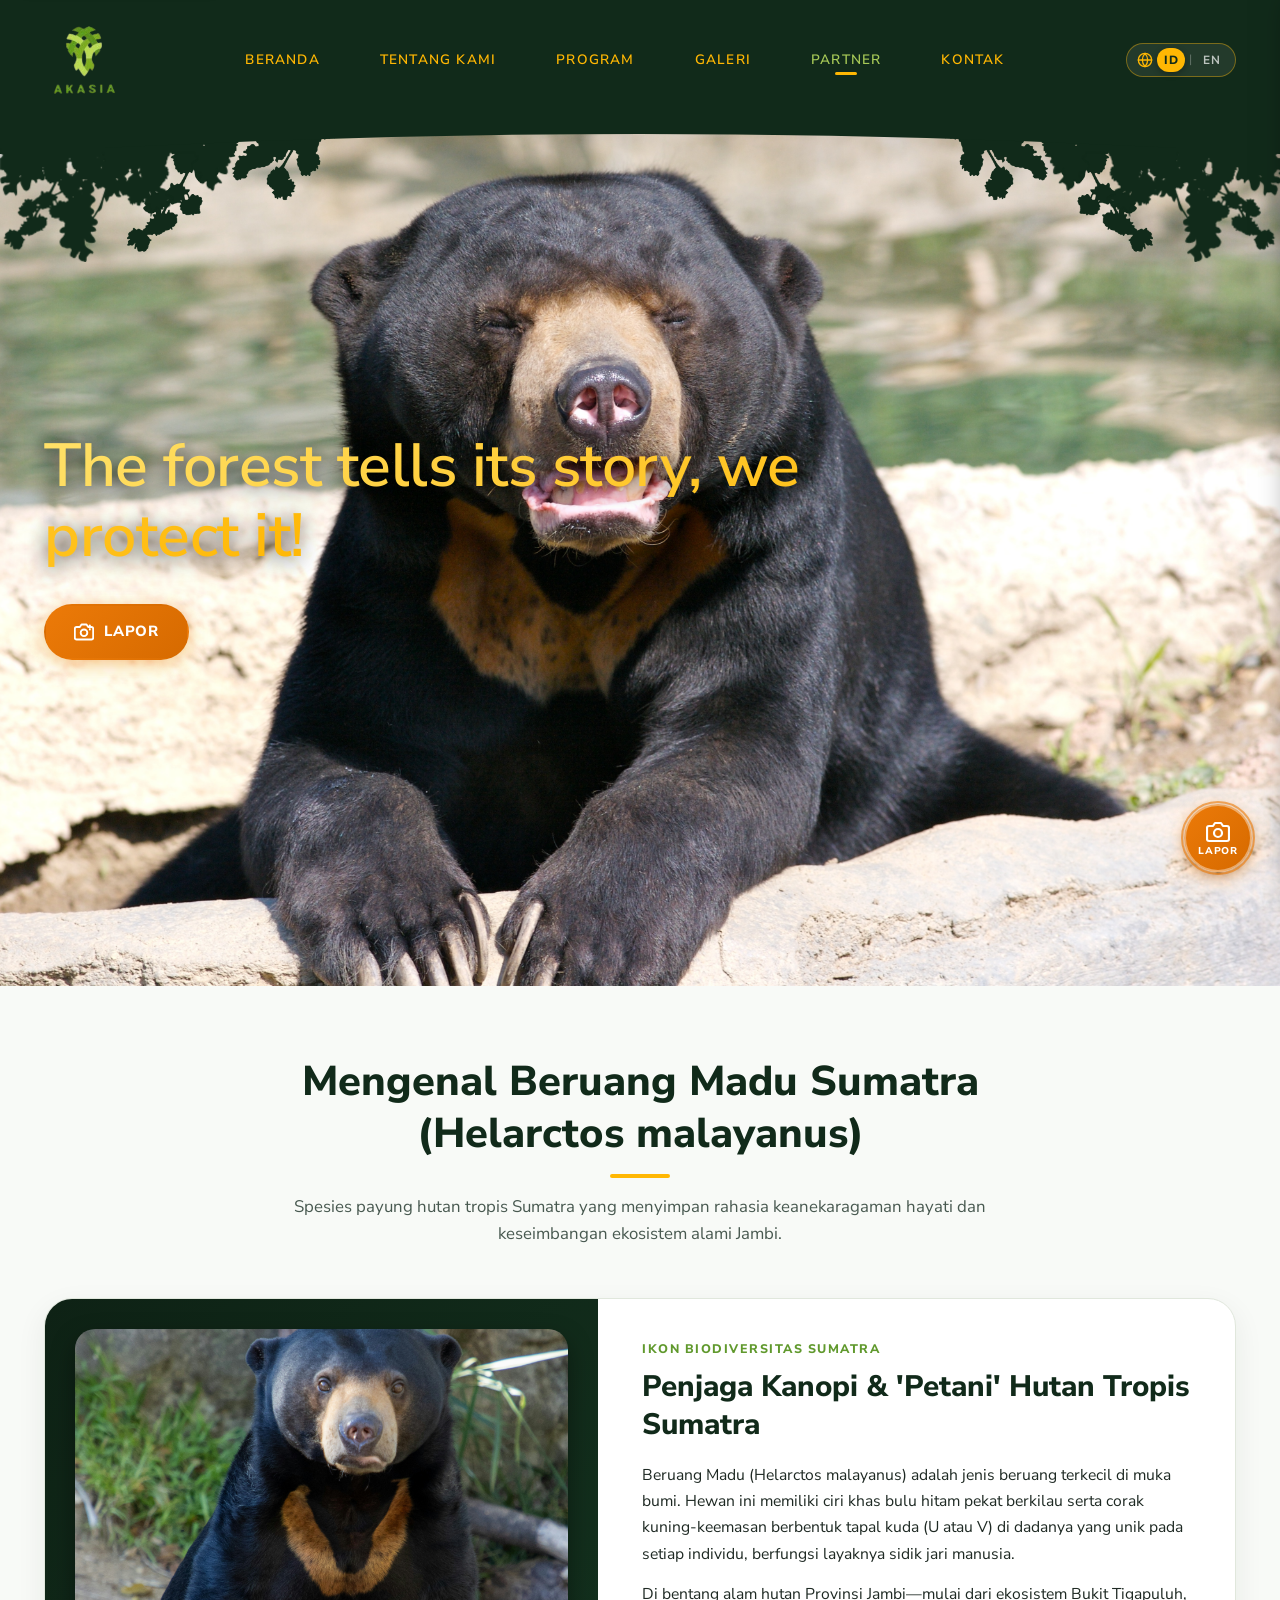
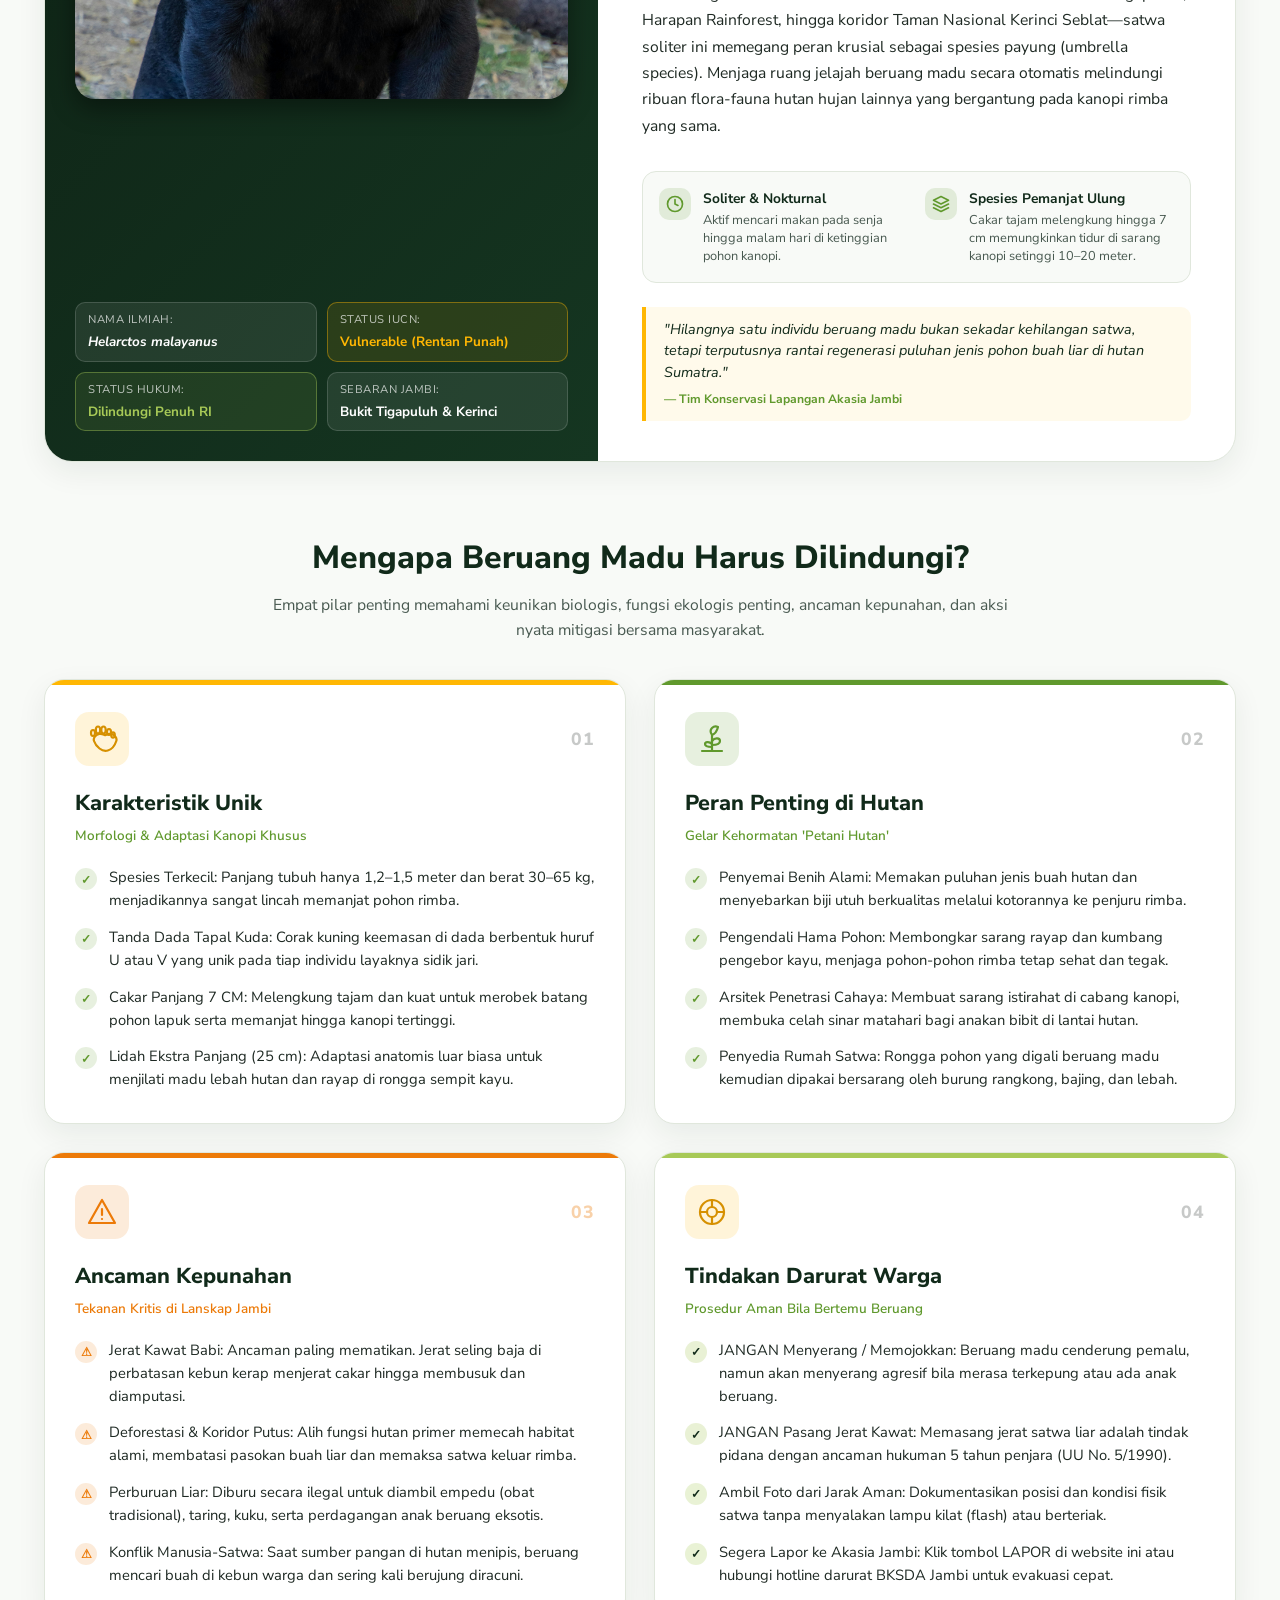
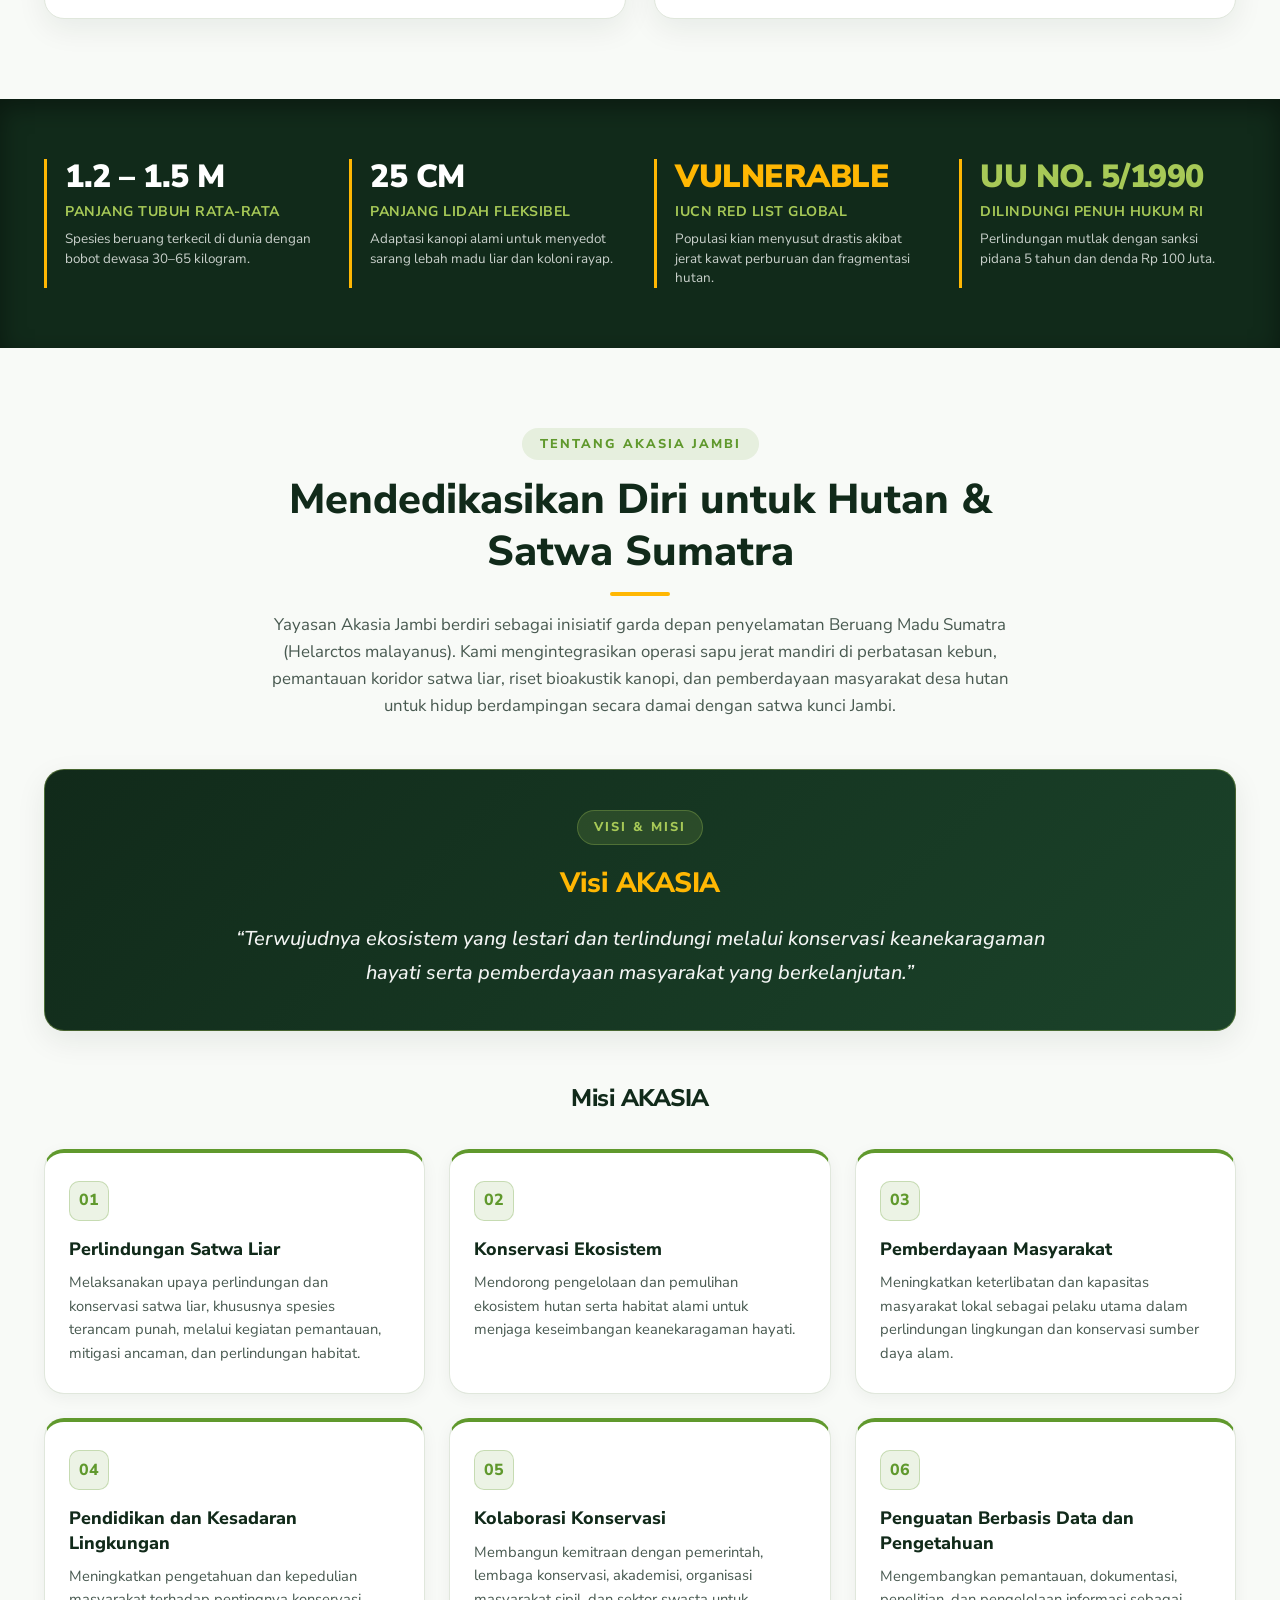
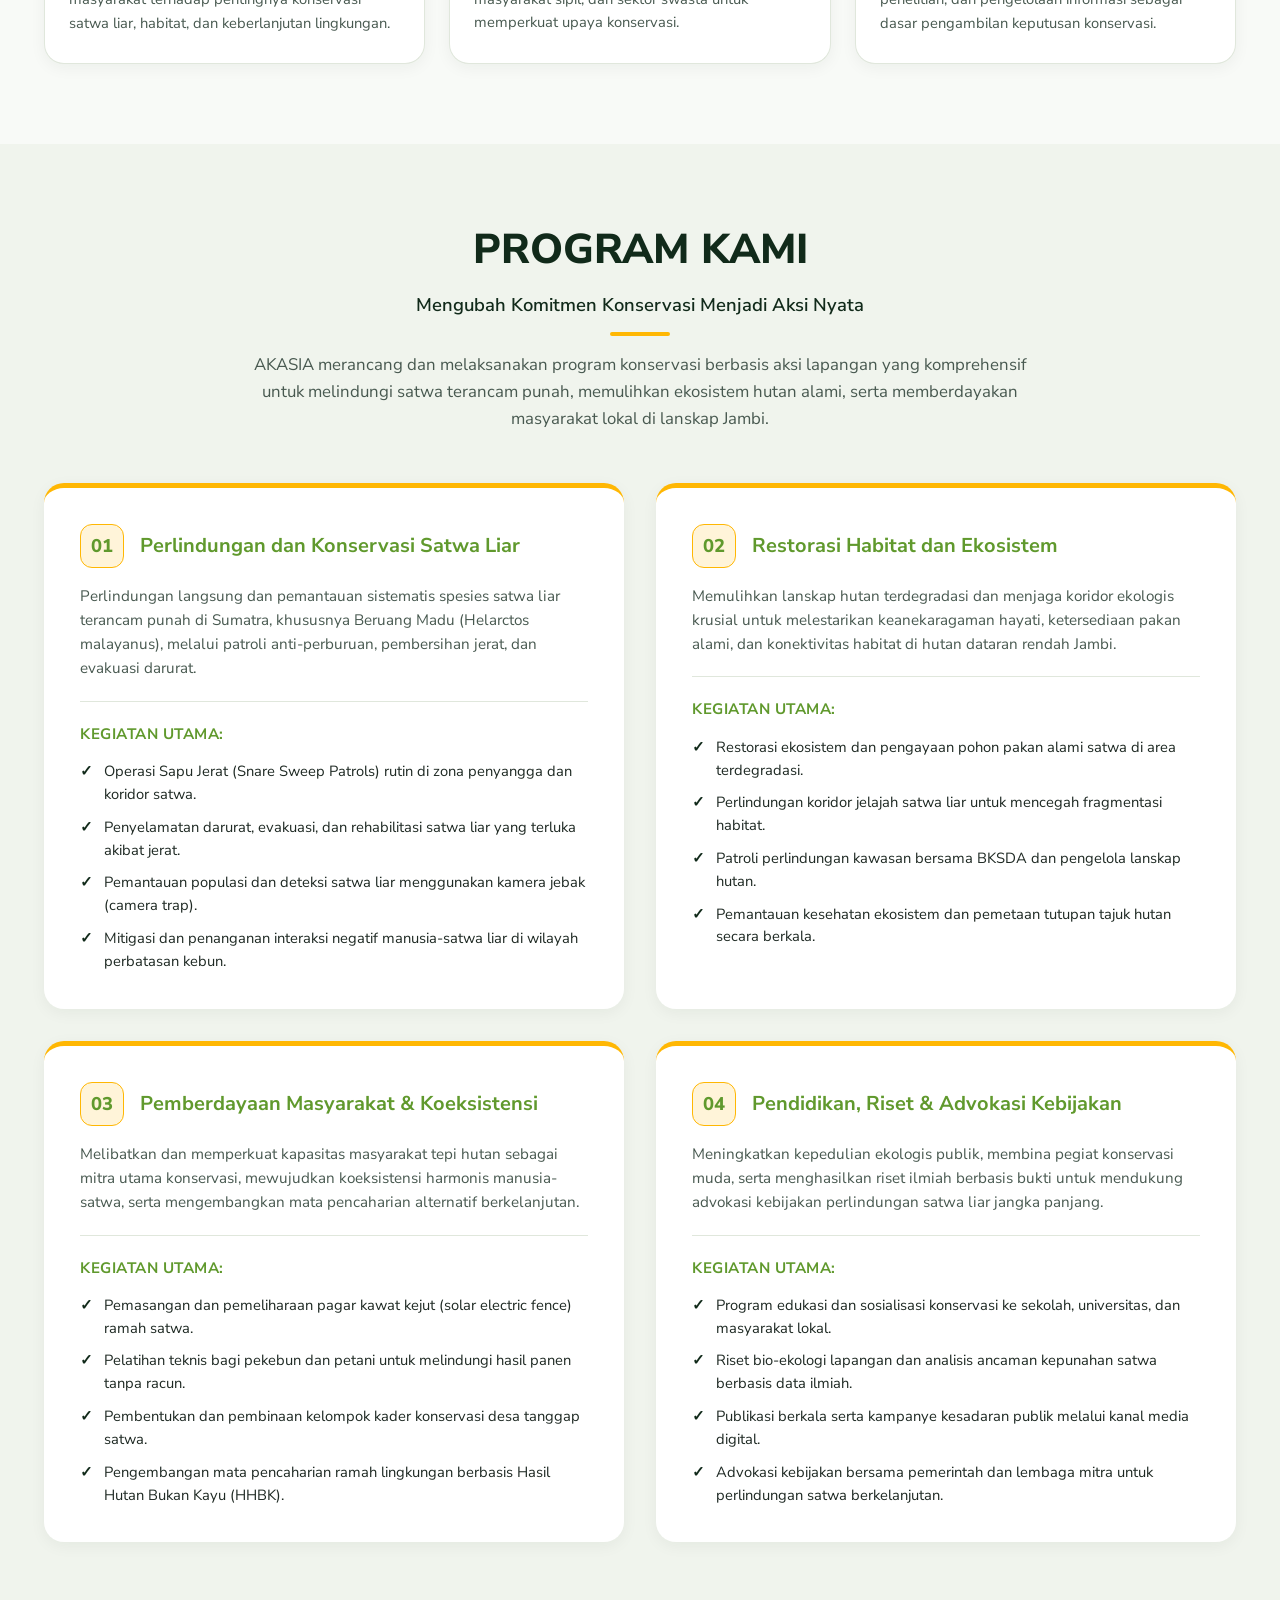
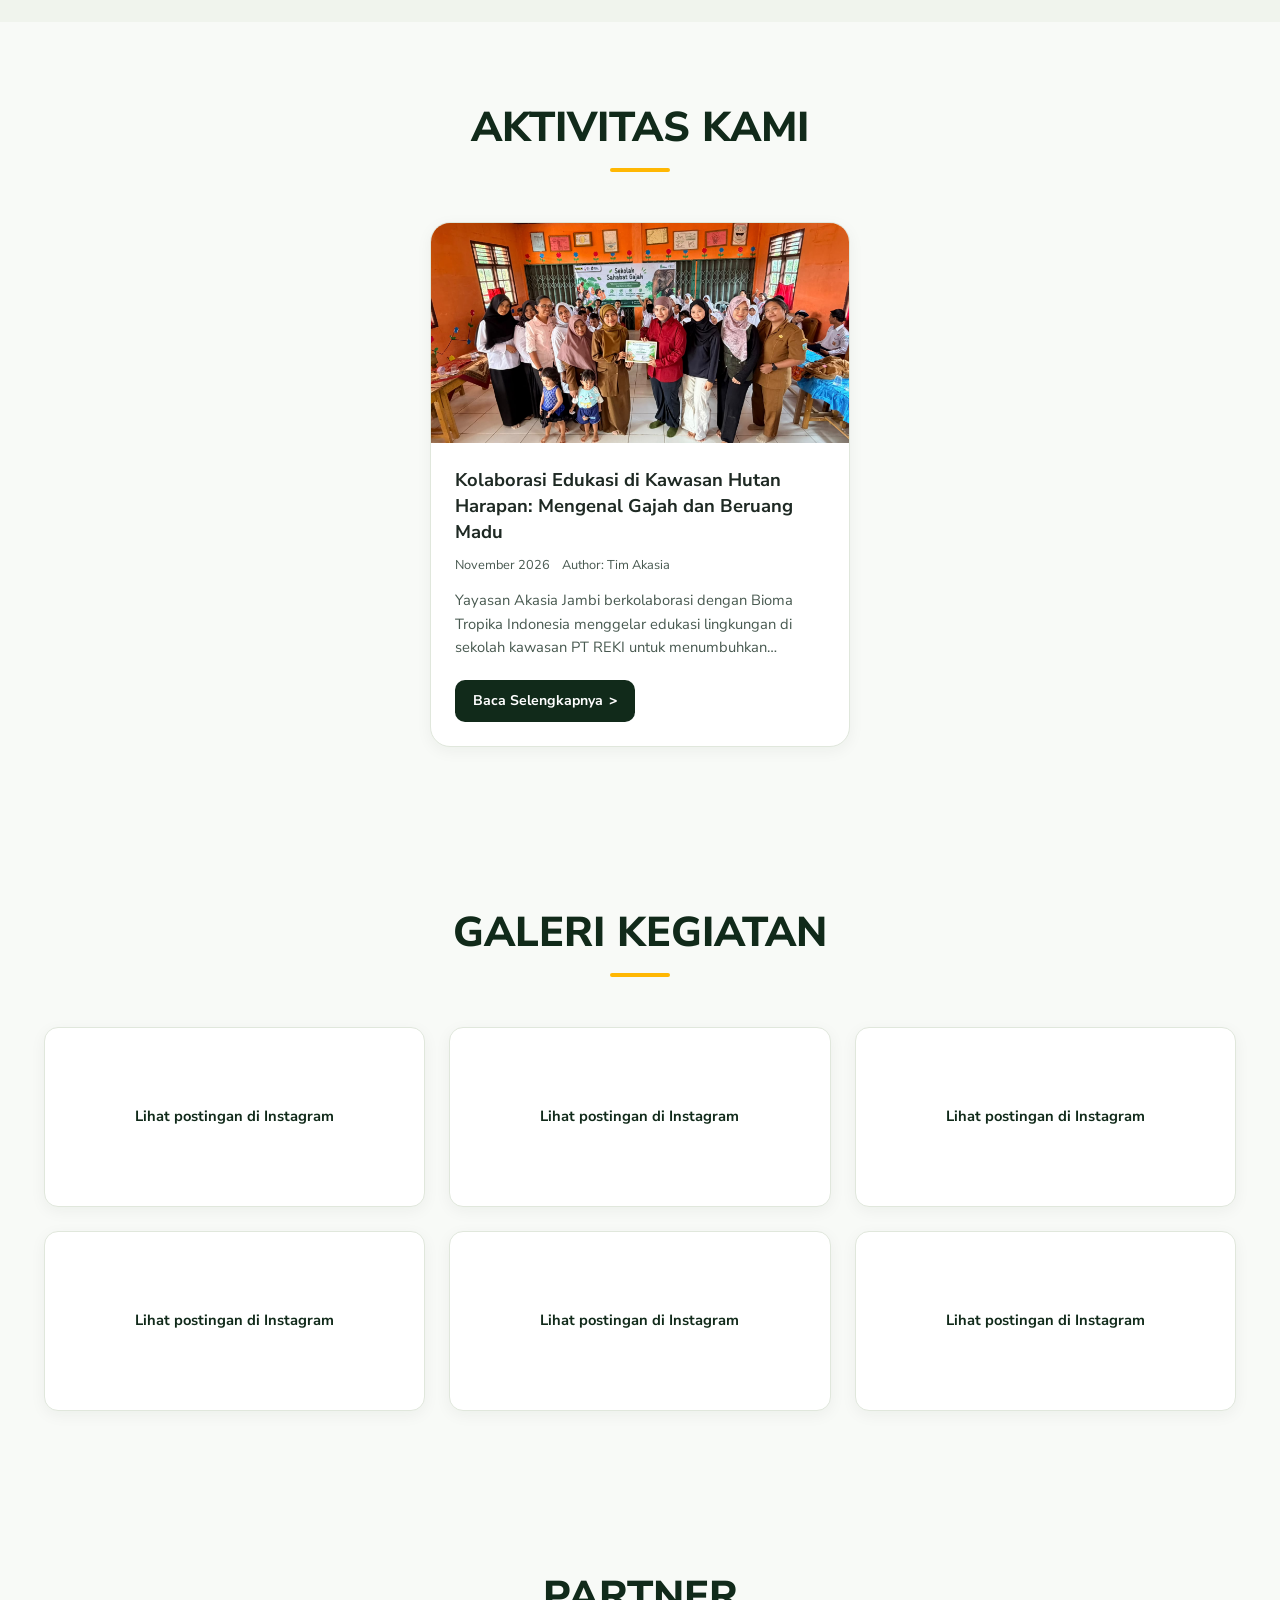
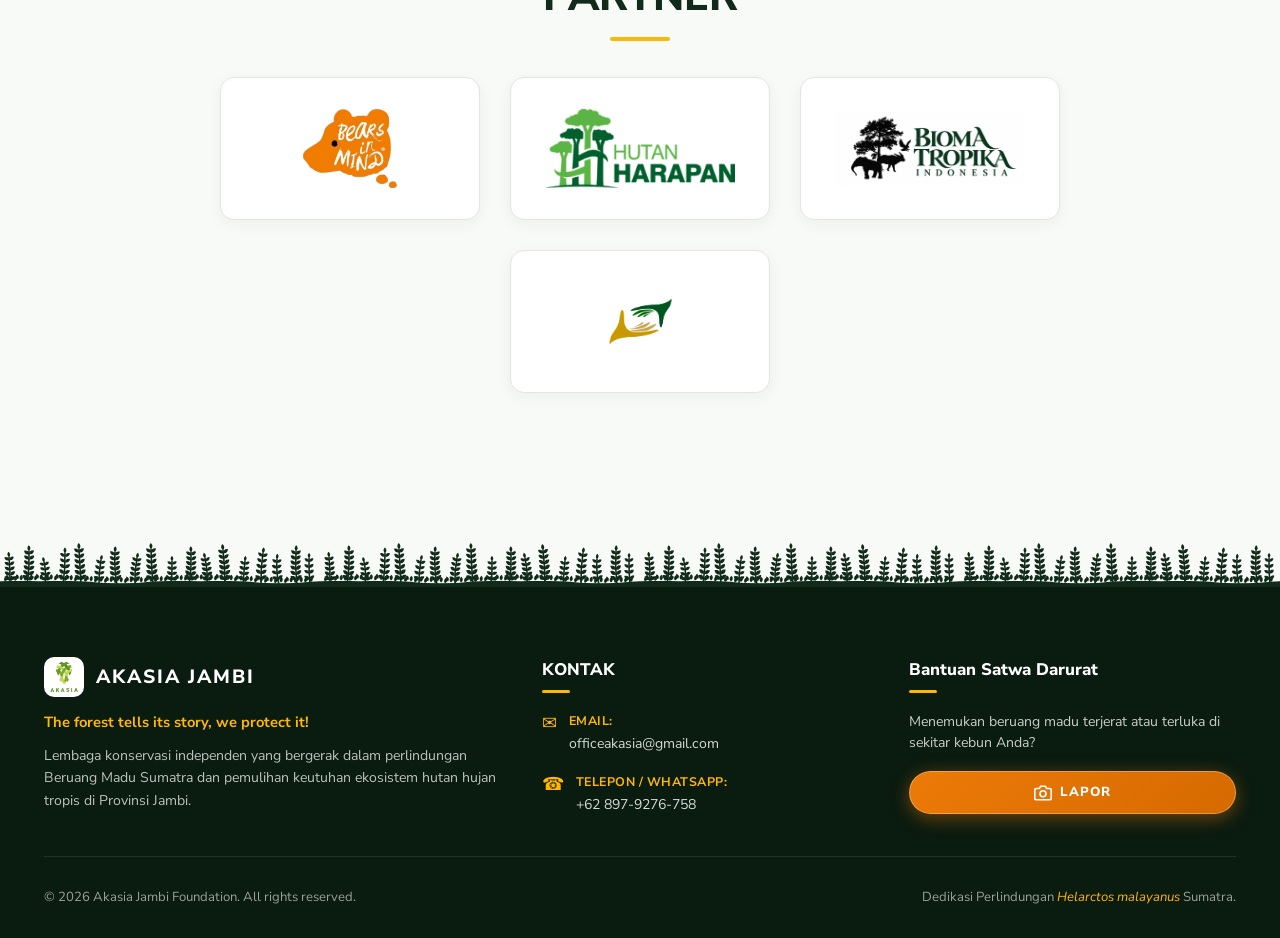
<file: index.html>
<!DOCTYPE html>
<html lang="id">
<head>
  <meta charset="UTF-8">
  <meta name="viewport" content="width=device-width, initial-scale=1.0">
  <meta name="description" content="Akasia Jambi - Konservasi Beruang Madu Sumatra (Helarctos malayanus), mitigasi konflik satwa, dan restorasi habitat hutan hujan tropis di Provinsi Jambi.">
  <title>Akasia Jambi | Konservasi Beruang Madu Sumatra</title>

  <!-- Google Fonts: Nunito Sans -->
  <link rel="preconnect" href="https://fonts.googleapis.com">
  <link rel="preconnect" href="https://fonts.gstatic.com" crossorigin>
  <link href="https://fonts.googleapis.com/css2?family=Nunito+Sans:ital,opsz,wght@0,6..12,200..1000;1,6..12,200..1000&display=swap" rel="stylesheet">

  <link rel="stylesheet" href="styles.css">
</head>
<body>
  <!-- Accessible Skip Navigation Link -->
  <a href="#beranda" class="skip-link" data-i18n="skipLink">Lewati ke konten utama</a>

  <!-- =========================================================================
       COMPONENT 1: NAVIGATION BAR (OPTION 1 LAYOUT + FOLIAGE BORDER)
       ========================================================================= -->
  <header class="site-header header" id="site-header">
    <div class="header-container">
      
      <!-- ZONE 1: BRAND LOGO (AKASIA JAMBI) -->
      <div class="brand-logos-container">
        <a href="#beranda" class="brand-link" aria-label="Akasia Jambi Beranda">
          <img src="logo_akasia.png" alt="Logo Akasia Jambi" class="brand-logo-img" width="80" height="80">
        </a>
      </div>

      <!-- ZONE 2: 6 EXPLORATION MENUS -->
      <nav class="desktop-nav nav-menu-desktop" aria-label="Navigasi Utama">
        <ul class="nav-list nav-menu-desktop">
          
          <!-- 1. Beranda -->
          <li class="nav-item">
            <a href="#beranda" class="nav-link active" data-nav="beranda">
              <span class="nav-text" data-i18n="navHome">Beranda</span>
            </a>
          </li>

          <!-- 2. Tentang Kami -->
          <li class="nav-item">
            <a href="#tentang-kami" class="nav-link" data-nav="tentang-kami">
              <span class="nav-text" data-i18n="navAbout">Tentang Kami</span>
            </a>
          </li>

          <!-- 3. Program -->
          <li class="nav-item">
            <a href="#program" class="nav-link" data-nav="program">
              <span class="nav-text" data-i18n="navProgram">Program</span>
            </a>
          </li>

          <!-- 4. Galeri -->
          <li class="nav-item">
            <a href="#galeri" class="nav-link nav-text" data-nav="galeri" data-i18n="navGaleri">GALERI</a>
          </li>

          <!-- 5. PARTNER -->
          <li class="nav-item">
            <a href="#mitra" class="nav-link" data-nav="mitra">
              <span class="nav-text" data-i18n="navPartners">PARTNER</span>
            </a>
          </li>

          <!-- 6. Kontak -->
          <li class="nav-item">
            <a href="#kontak" class="nav-link" data-nav="kontak">
              <span class="nav-text" data-i18n="navContact">Kontak</span>
            </a>
          </li>
        </ul>
      </nav>

      <!-- ZONE 3: LANGUAGE SWITCHER & MOBILE MENU TRIGGER -->
      <div class="header-actions">
        <!-- Dynamic Language Switcher (ID | EN) -->
        <div class="lang-switch-wrap" role="group" aria-label="Pilihan Bahasa / Language Switcher">
          <svg class="lang-globe-icon" viewBox="0 0 24 24" fill="none" stroke="currentColor" stroke-width="2" stroke-linecap="round" stroke-linejoin="round" aria-hidden="true">
            <circle cx="12" cy="12" r="10"/>
            <line x1="2" y1="12" x2="22" y2="12"/>
            <path d="M12 2a15.3 15.3 0 0 1 4 10 15.3 15.3 0 0 1-4 10 15.3 15.3 0 0 1-4-10 15.3 15.3 0 0 1 4-10z"/>
          </svg>
          <button type="button" class="lang-pill-btn active" id="lang-id" data-lang="id" aria-pressed="true">ID</button>
          <span class="lang-divider" aria-hidden="true">|</span>
          <button type="button" class="lang-pill-btn" id="lang-en" data-lang="en" aria-pressed="false">EN</button>
        </div>

        <!-- Mobile Hamburger Trigger (< 992px) -->
        <button type="button" class="mobile-menu-toggle" id="mobile-menu-toggle" aria-label="Buka Menu Navigasi" aria-expanded="false" aria-controls="mobile-nav-drawer">
          <span class="hamburger-bar"></span>
          <span class="hamburger-bar"></span>
          <span class="hamburger-bar"></span>
        </button>
      </div>

    </div>



    <!-- MOBILE NAVIGATION DRAWER (< 992px) -->
    <div class="mobile-nav-drawer" id="mobile-nav-drawer" aria-hidden="true" inert>
      <div class="mobile-drawer-header">
        <div class="mobile-brand">
          <img src="logo_akasia.png" alt="Logo Akasia" class="mobile-logo-img" width="38" height="38">
          <span class="mobile-brand-title">AKASIA JAMBI</span>
        </div>
        <button type="button" class="mobile-drawer-close" id="mobile-drawer-close" aria-label="Tutup Menu">
          <svg viewBox="0 0 24 24" fill="none" stroke="currentColor" stroke-width="2.2" stroke-linecap="round" stroke-linejoin="round" aria-hidden="true">
            <line x1="18" y1="6" x2="6" y2="18"></line>
            <line x1="6" y1="6" x2="18" y2="18"></line>
          </svg>
        </button>
      </div>

      <ul class="mobile-nav-list mobile-nav-menu">
        <li>
          <a href="#beranda" class="mobile-nav-link active" data-nav="beranda">
            <span class="mobile-nav-icon">🐾</span>
            <span class="mobile-nav-text" data-i18n="navHome">Beranda</span>
          </a>
        </li>
        <li>
          <a href="#tentang-kami" class="mobile-nav-link" data-nav="tentang-kami">
            <span class="mobile-nav-icon">🌳</span>
            <span class="mobile-nav-text" data-i18n="navAbout">Tentang Kami</span>
          </a>
        </li>
        <li>
          <a href="#program" class="mobile-nav-link" data-nav="program">
            <span class="mobile-nav-icon">🛡️</span>
            <span class="mobile-nav-text" data-i18n="navProgram">Program</span>
          </a>
        </li>
        <li>
          <a href="#galeri" class="mobile-nav-link" data-nav="galeri">
            <span class="mobile-nav-icon">📸</span>
            <span class="mobile-nav-text" data-i18n="navGaleri">GALERI</span>
          </a>
        </li>
        <li>
          <a href="#mitra" class="mobile-nav-link" data-nav="mitra">
            <span class="mobile-nav-icon">🤝</span>
            <span class="mobile-nav-text" data-i18n="navPartners">PARTNER</span>
          </a>
        </li>
        <li>
          <a href="#kontak" class="mobile-nav-link" data-nav="kontak">
            <span class="mobile-nav-icon">📍</span>
            <span class="mobile-nav-text" data-i18n="navContact">Kontak</span>
          </a>
        </li>
      </ul>

      <div class="mobile-drawer-footer">
        <button type="button" class="btn-lapor btn-lapor-mobile" id="btn-open-lapor-mobile">
          <svg class="btn-icon" viewBox="0 0 24 24" fill="none" stroke="currentColor" stroke-width="2" stroke-linecap="round" stroke-linejoin="round" aria-hidden="true">
            <path d="M23 19a2 2 0 0 1-2 2H3a2 2 0 0 1-2-2V8a2 2 0 0 1 2-2h4l2-3h6l2 3h4a2 2 0 0 1 2 2z"/>
            <circle cx="12" cy="13" r="4"/>
          </svg>
          <span data-i18n="heroCtaReport">LAPOR</span>
        </button>
      </div>
    </div>
    <div class="mobile-nav-overlay" id="mobile-nav-overlay" aria-hidden="true"></div>

    <!-- Concave Upward Arch Divider -->
    <svg class="navbar-arch-curve" viewBox="0 0 1440 48" preserveAspectRatio="none" aria-hidden="true">
      <path d="M0,0 L1440,0 L1440,48 Q720,0 0,48 Z" fill="#112a1a"/>
    </svg>

    <!-- Patch Dedaunan Kiri & Kanan (Menutupi kekosongan lengkungan navbar) -->
    <img src="daun_kiri_tambahan.png" class="leaf-patch-left" alt="" aria-hidden="true">
    <img src="daun_kanan_tambahan.png" class="leaf-patch-right" alt="" aria-hidden="true">
  </header>

  <!-- =========================================================================
       MAIN CONTENT: COMPONENT 2 - BERANDA (#beranda)
       ========================================================================= -->
  <main id="beranda" class="beranda-main">

    <!-- -----------------------------------------------------------------------
         2A. HERO BANNER SECTION
         ----------------------------------------------------------------------- -->
    <section class="hero-section" aria-label="Hero Banner - Akasia Jambi">
      <div class="hero-bg-media">
        <!-- Sun Bear Sumatra background image -->
        <img src="Sun_Bear_3.jpg" 
             alt="Beruang Madu Sumatra (Helarctos malayanus)" 
             class="hero-img" 
             loading="eager" 
             fetchpriority="high">
        <div class="hero-gradient-overlay" aria-hidden="true"></div>
        <div class="hero-leaf-overlay" aria-hidden="true"></div>
      </div>

      <div class="hero-content-container">
        <div class="hero-text-col">
          
          <!-- Main Headline (Motto) -->
          <h1 class="hero-headline">
            <span class="hero-motto-highlight" data-i18n="heroMotto">The forest tells its story, we protect it!</span>
          </h1>

          <!-- Hero CTA -->
          <div class="hero-cta-group">
            <!-- Primary Emergency CTA -->
            <button type="button" class="btn-primary-report" id="hero-btn-lapor">
              <svg class="cta-svg-icon" viewBox="0 0 24 24" fill="none" stroke="currentColor" stroke-width="2.2" stroke-linecap="round" stroke-linejoin="round" aria-hidden="true">
                <path d="M23 19a2 2 0 0 1-2 2H3a2 2 0 0 1-2-2V8a2 2 0 0 1 2-2h4l2-3h6l2 3h4a2 2 0 0 1 2 2z"/>
                <circle cx="12" cy="13" r="4"/>
                <line x1="19" y1="4" x2="19" y2="7"/>
                <line x1="19" y1="9" x2="19.01" y2="9"/>
              </svg>
              <span data-i18n="heroCtaReport">LAPOR</span>
            </button>
          </div>

        </div>
      </div>
    </section>

    <!-- -----------------------------------------------------------------------
         2B. PENGETAHUAN TENTANG BERUANG MADU (EDUCATIONAL SUBSECTION)
         ----------------------------------------------------------------------- -->
    <section class="education-section" id="edukasi-beruang" aria-labelledby="edu-heading">
      <div class="section-container">

        <!-- Section Title Header -->
        <div class="section-header-center">
          <h2 id="edu-heading" class="section-title" data-i18n="eduTitle">
            Mengenal Beruang Madu Sumatra (<span class="latin-species">Helarctos malayanus</span>)
          </h2>
          <div class="title-accent-line" aria-hidden="true"></div>
          <p class="section-lead-desc" data-i18n="eduSubtitle">
            Spesies payung hutan tropis Sumatra yang menyimpan rahasia keanekaragaman hayati dan keseimbangan ekosistem alami Jambi.
          </p>
        </div>

        <!-- 1. INTRODUCTORY SPOTLIGHT CARD (2-COLUMN HIGH-IMPACT LAYOUT) -->
        <article class="spotlight-card">
          <div class="spotlight-grid">
            
            <!-- Left Column: Visual Frame with Interactive Taxonomy Badges -->
            <div class="spotlight-visual-wrapper">
              <div class="spotlight-image-frame">
                <!-- Sun Bear Wildlife Visual -->
                <img src="gambar_beruang_madu 1.jpg" 
                     alt="Beruang Madu di Habitat Lanskap Hutan Jambi" 
                     class="spotlight-img"
                     loading="lazy">
              </div>

              <!-- Taxonomy & Legal Badges Matrix -->
              <div class="taxonomy-badges-matrix">
                <div class="tax-badge-pill">
                  <span class="tax-label" data-i18n="taxLabel1">Nama Ilmiah:</span>
                  <strong class="tax-value"><em>Helarctos malayanus</em></strong>
                </div>
                <div class="tax-badge-pill pill-warning">
                  <span class="tax-label" data-i18n="taxLabel2">Status IUCN:</span>
                  <strong class="tax-value" data-i18n="taxValIucn">Vulnerable (Rentan Punah)</strong>
                </div>
                <div class="tax-badge-pill pill-protected">
                  <span class="tax-label" data-i18n="taxLabel3">Status Hukum:</span>
                  <strong class="tax-value" data-i18n="taxValLegal">Dilindungi Penuh RI</strong>
                </div>
                <div class="tax-badge-pill">
                  <span class="tax-label" data-i18n="taxLabel4">Sebaran Jambi:</span>
                  <strong class="tax-value" data-i18n="taxValRegion">Bukit Tigapuluh & Kerinci</strong>
                </div>
              </div>
            </div>

            <!-- Right Column: Narrative Overview & Ecological Importance -->
            <div class="spotlight-narrative-wrapper">
              <div class="spotlight-kicker" data-i18n="spotlightKicker">IKON BIODIVERSITAS SUMATRA</div>
              <h3 class="spotlight-title" data-i18n="spotlightTitle">
                Penjaga Kanopi & 'Petani' Hutan Tropis Sumatra
              </h3>
              <p class="spotlight-p" data-i18n="spotlightDesc1">
                Beruang Madu (<em>Helarctos malayanus</em>) adalah jenis beruang terkecil di muka bumi. Hewan ini memiliki ciri khas bulu hitam pekat berkilau serta corak kuning-keemasan berbentuk tapal kuda (U atau V) di dadanya yang unik pada setiap individu, berfungsi layaknya sidik jari manusia.
              </p>
              <p class="spotlight-p" data-i18n="spotlightDesc2">
                Di bentang alam hutan Provinsi Jambi—mulai dari ekosistem Bukit Tigapuluh, Harapan Rainforest, hingga koridor Taman Nasional Kerinci Seblat—satwa soliter ini memegang peran krusial sebagai <strong>spesies payung (umbrella species)</strong>. Menjaga ruang jelajah beruang madu secara otomatis melindungi ribuan flora-fauna hutan hujan lainnya yang bergantung pada kanopi rimba yang sama.
              </p>

              <!-- Morphological Anatomical Features List -->
              <div class="feature-bullets-grid">
                <div class="feature-bullet-item">
                  <div class="feature-bullet-icon">
                    <svg viewBox="0 0 24 24" fill="none" stroke="currentColor" stroke-width="2.2" stroke-linecap="round" stroke-linejoin="round" aria-hidden="true">
                      <circle cx="12" cy="12" r="10"/>
                      <polyline points="12 6 12 12 16 14"/>
                    </svg>
                  </div>
                  <div>
                    <h4 class="feature-bullet-title" data-i18n="feat1Title">Soliter & Nokturnal</h4>
                    <p class="feature-bullet-desc" data-i18n="feat1Desc">Aktif mencari makan pada senja hingga malam hari di ketinggian pohon kanopi.</p>
                  </div>
                </div>

                <div class="feature-bullet-item">
                  <div class="feature-bullet-icon">
                    <svg viewBox="0 0 24 24" fill="none" stroke="currentColor" stroke-width="2.2" stroke-linecap="round" stroke-linejoin="round" aria-hidden="true">
                      <path d="M12 2L2 7l10 5 10-5-10-5z"/>
                      <path d="M2 17l10 5 10-5"/>
                      <path d="M2 12l10 5 10-5"/>
                    </svg>
                  </div>
                  <div>
                    <h4 class="feature-bullet-title" data-i18n="feat2Title">Spesies Pemanjat Ulung</h4>
                    <p class="feature-bullet-desc" data-i18n="feat2Desc">Cakar tajam melengkung hingga 7 cm memungkinkan tidur di sarang kanopi setinggi 10–20 meter.</p>
                  </div>
                </div>
              </div>

              <!-- Quick Quote Callout -->
              <blockquote class="spotlight-quote">
                <p data-i18n="spotlightQuote">
                  "Hilangnya satu individu beruang madu bukan sekadar kehilangan satwa, tetapi terputusnya rantai regenerasi puluhan jenis pohon buah liar di hutan Sumatra."
                </p>
                <cite data-i18n="spotlightQuoteCite">— Tim Konservasi Lapangan Akasia Jambi</cite>
              </blockquote>
            </div>

          </div>
        </article>

        <!-- 2. 4-CARD EDUCATIONAL GRID ("MENGAPA BERUANG MADU HARUS DILINDUNGI?") -->
        <div class="edu-grid-section-header">
          <h3 class="edu-grid-main-heading" data-i18n="gridHeading">
            Mengapa Beruang Madu Harus Dilindungi?
          </h3>
          <p class="edu-grid-subheading" data-i18n="gridSubheading">
            Empat pilar penting memahami keunikan biologis, fungsi ekologis penting, ancaman kepunahan, dan aksi nyata mitigasi bersama masyarakat.
          </p>
        </div>

        <div class="edu-four-grid">
          
          <!-- CARD 1: Karakteristik Unik (Unique Characteristics) -->
          <div class="edu-card card-characteristics">
            <div class="card-top-icon-row">
              <div class="card-icon-badge icon-gold">
                <!-- Paw / Claw Outline Icon -->
                <svg viewBox="0 0 32 32" fill="none" stroke="currentColor" stroke-width="2.2" stroke-linecap="round" stroke-linejoin="round" aria-hidden="true">
                  <ellipse cx="7" cy="10" rx="2" ry="3"/>
                  <ellipse cx="12" cy="7" rx="2.2" ry="3.5"/>
                  <ellipse cx="17.5" cy="7" rx="2.2" ry="3.5"/>
                  <ellipse cx="23" cy="9" rx="2" ry="3"/>
                  <ellipse cx="27" cy="12" rx="1.8" ry="2.6"/>
                  <path d="M8 18c-1-3 1.5-6.5 5.5-7 2.2-.3 4.5.8 5.5 1.2 1.2-.5 3.5-1.5 5.8-1.2 4 .5 6.5 4 5.5 7-1 3-3 8-8.5 9.5-2.8.8-6-.2-8.3-2-2.5-2-4.5-4.5-5.5-7.5z"/>
                </svg>
              </div>
              <span class="card-number-tag">01</span>
            </div>

            <h4 class="card-title" data-i18n="card1Title">Karakteristik Unik</h4>
            <span class="card-subtitle" data-i18n="card1Subtitle">Morfologi & Adaptasi Kanopi Khusus</span>

            <ul class="card-checklist">
              <li class="check-item">
                <span class="check-bullet" aria-hidden="true">✓</span>
                <span data-i18n="card1P1"><strong>Spesies Terkecil:</strong> Panjang tubuh hanya 1,2–1,5 meter dan berat 30–65 kg, menjadikannya sangat lincah memanjat pohon rimba.</span>
              </li>
              <li class="check-item">
                <span class="check-bullet" aria-hidden="true">✓</span>
                <span data-i18n="card1P2"><strong>Tanda Dada Tapal Kuda:</strong> Corak kuning keemasan di dada berbentuk huruf U atau V yang unik pada tiap individu layaknya sidik jari.</span>
              </li>
              <li class="check-item">
                <span class="check-bullet" aria-hidden="true">✓</span>
                <span data-i18n="card1P3"><strong>Cakar Panjang 7 CM:</strong> Melengkung tajam dan kuat untuk merobek batang pohon lapuk serta memanjat hingga kanopi tertinggi.</span>
              </li>
              <li class="check-item">
                <span class="check-bullet" aria-hidden="true">✓</span>
                <span data-i18n="card1P4"><strong>Lidah Ekstra Panjang (25 cm):</strong> Adaptasi anatomis luar biasa untuk menjilati madu lebah hutan dan rayap di rongga sempit kayu.</span>
              </li>
            </ul>
          </div>

          <!-- CARD 2: Peran Penting di Hutan (Ecological Role) -->
          <div class="edu-card card-ecological">
            <div class="card-top-icon-row">
              <div class="card-icon-badge icon-green">
                <!-- Sprouting Seedling & Forest Canopy Icon -->
                <svg viewBox="0 0 32 32" fill="none" stroke="currentColor" stroke-width="2.2" stroke-linecap="round" stroke-linejoin="round" aria-hidden="true">
                  <path d="M16 28V12"/>
                  <path d="M16 18c3-4 8-3 8 0s-4 4-8 4"/>
                  <path d="M16 21c-3-3-7-2-7 0s3 3 7 3"/>
                  <path d="M16 12c-4-6 2-10 6-8-1 4-3 7-6 8z"/>
                  <path d="M6 28h20"/>
                </svg>
              </div>
              <span class="card-number-tag">02</span>
            </div>

            <h4 class="card-title" data-i18n="card2Title">Peran Penting di Hutan</h4>
            <span class="card-subtitle" data-i18n="card2Subtitle">Gelar Kehormatan 'Petani Hutan'</span>

            <ul class="card-checklist">
              <li class="check-item">
                <span class="check-bullet" aria-hidden="true">✓</span>
                <span data-i18n="card2P1"><strong>Penyemai Benih Alami:</strong> Memakan puluhan jenis buah hutan dan menyebarkan biji utuh berkualitas melalui kotorannya ke penjuru rimba.</span>
              </li>
              <li class="check-item">
                <span class="check-bullet" aria-hidden="true">✓</span>
                <span data-i18n="card2P2"><strong>Pengendali Hama Pohon:</strong> Membongkar sarang rayap dan kumbang pengebor kayu, menjaga pohon-pohon rimba tetap sehat dan tegak.</span>
              </li>
              <li class="check-item">
                <span class="check-bullet" aria-hidden="true">✓</span>
                <span data-i18n="card2P3"><strong>Arsitek Penetrasi Cahaya:</strong> Membuat sarang istirahat di cabang kanopi, membuka celah sinar matahari bagi anakan bibit di lantai hutan.</span>
              </li>
              <li class="check-item">
                <span class="check-bullet" aria-hidden="true">✓</span>
                <span data-i18n="card2P4"><strong>Penyedia Rumah Satwa:</strong> Rongga pohon yang digali beruang madu kemudian dipakai bersarang oleh burung rangkong, bajing, dan lebah.</span>
              </li>
            </ul>
          </div>

          <!-- CARD 3: Ancaman Kepunahan (Major Threats) -->
          <div class="edu-card card-threats">
            <div class="card-top-icon-row">
              <div class="card-icon-badge icon-orange">
                <!-- Warning / Snare Trap Alert Icon -->
                <svg viewBox="0 0 32 32" fill="none" stroke="currentColor" stroke-width="2.2" stroke-linecap="round" stroke-linejoin="round" aria-hidden="true">
                  <path d="M16 4L3 27h26L16 4z"/>
                  <line x1="16" y1="13" x2="16" y2="19"/>
                  <line x1="16" y1="23" x2="16.01" y2="23"/>
                </svg>
              </div>
              <span class="card-number-tag tag-alert">03</span>
            </div>

            <h4 class="card-title" data-i18n="card3Title">Ancaman Kepunahan</h4>
            <span class="card-subtitle" data-i18n="card3Subtitle">Tekanan Kritis di Lanskap Jambi</span>

            <ul class="card-checklist">
              <li class="check-item item-threat">
                <span class="check-bullet bullet-threat" aria-hidden="true">⚠</span>
                <span data-i18n="card3P1"><strong>Jerat Kawat Babi:</strong> Ancaman paling mematikan. Jerat seling baja di perbatasan kebun kerap menjerat cakar hingga membusuk dan diamputasi.</span>
              </li>
              <li class="check-item item-threat">
                <span class="check-bullet bullet-threat" aria-hidden="true">⚠</span>
                <span data-i18n="card3P2"><strong>Deforestasi & Koridor Putus:</strong> Alih fungsi hutan primer memecah habitat alami, membatasi pasokan buah liar dan memaksa satwa keluar rimba.</span>
              </li>
              <li class="check-item item-threat">
                <span class="check-bullet bullet-threat" aria-hidden="true">⚠</span>
                <span data-i18n="card3P3"><strong>Perburuan Liar:</strong> Diburu secara ilegal untuk diambil empedu (obat tradisional), taring, kuku, serta perdagangan anak beruang eksotis.</span>
              </li>
              <li class="check-item item-threat">
                <span class="check-bullet bullet-threat" aria-hidden="true">⚠</span>
                <span data-i18n="card3P4"><strong>Konflik Manusia-Satwa:</strong> Saat sumber pangan di hutan menipis, beruang mencari buah di kebun warga dan sering kali berujung diracuni.</span>
              </li>
            </ul>
          </div>

          <!-- CARD 4: Tindakan Darurat Masyarakat (What Citizens Should Do) -->
          <div class="edu-card card-action">
            <div class="card-top-icon-row">
              <div class="card-icon-badge icon-gold">
                <!-- Lifebuoy / Emergency Handshake Rescue Icon -->
                <svg viewBox="0 0 32 32" fill="none" stroke="currentColor" stroke-width="2.2" stroke-linecap="round" stroke-linejoin="round" aria-hidden="true">
                  <circle cx="16" cy="16" r="12"/>
                  <circle cx="16" cy="16" r="5"/>
                  <line x1="16" y1="4" x2="16" y2="11"/>
                  <line x1="16" y1="21" x2="16" y2="28"/>
                  <line x1="4" y1="16" x2="11" y2="16"/>
                  <line x1="21" y1="16" x2="28" y2="16"/>
                </svg>
              </div>
              <span class="card-number-tag">04</span>
            </div>

            <h4 class="card-title" data-i18n="card4Title">Tindakan Darurat Warga</h4>
            <span class="card-subtitle" data-i18n="card4Subtitle">Prosedur Aman Bila Bertemu Beruang</span>

            <ul class="card-checklist">
              <li class="check-item item-action">
                <span class="check-bullet bullet-action" aria-hidden="true">✓</span>
                <span data-i18n="card4P1"><strong>JANGAN Menyerang / Memojokkan:</strong> Beruang madu cenderung pemalu, namun akan menyerang agresif bila merasa terkepung atau ada anak beruang.</span>
              </li>
              <li class="check-item item-action">
                <span class="check-bullet bullet-action" aria-hidden="true">✓</span>
                <span data-i18n="card4P2"><strong>JANGAN Pasang Jerat Kawat:</strong> Memasang jerat satwa liar adalah tindak pidana dengan ancaman hukuman 5 tahun penjara (UU No. 5/1990).</span>
              </li>
              <li class="check-item item-action">
                <span class="check-bullet bullet-action" aria-hidden="true">✓</span>
                <span data-i18n="card4P3"><strong>Ambil Foto dari Jarak Aman:</strong> Dokumentasikan posisi dan kondisi fisik satwa tanpa menyalakan lampu kilat (flash) atau berteriak.</span>
              </li>
              <li class="check-item item-action">
                <span class="check-bullet bullet-action" aria-hidden="true">✓</span>
                <span data-i18n="card4P4"><strong>Segera Lapor ke Akasia Jambi:</strong> Klik tombol LAPOR di website ini atau hubungi hotline darurat BKSDA Jambi untuk evakuasi cepat.</span>
              </li>
            </ul>
          </div>

        </div>

      </div>

      <!-- 3. QUICK IMPACT / FACT STRIP (HIGH-CONTRAST DEEP GREEN #112A1A) -->
      <div class="fact-strip-banner" role="region" aria-label="Fakta Kunci Beruang Madu">
        <div class="fact-strip-container">
          <div class="fact-strip-grid">
            
            <!-- Fact 1 -->
            <div class="fact-box">
              <span class="fact-metric" data-i18n="fact1Num">1.2 – 1.5 M</span>
              <span class="fact-title" data-i18n="fact1Title">Panjang Tubuh Rata-Rata</span>
              <p class="fact-desc" data-i18n="fact1Desc">Spesies beruang terkecil di dunia dengan bobot dewasa 30–65 kilogram.</p>
            </div>

            <!-- Fact 2 -->
            <div class="fact-box">
              <span class="fact-metric" data-i18n="fact2Num">25 CM</span>
              <span class="fact-title" data-i18n="fact2Title">Panjang Lidah Fleksibel</span>
              <p class="fact-desc" data-i18n="fact2Desc">Adaptasi kanopi alami untuk menyedot sarang lebah madu liar dan koloni rayap.</p>
            </div>

            <!-- Fact 3 -->
            <div class="fact-box">
              <span class="fact-metric metric-gold" data-i18n="fact3Num">VULNERABLE</span>
              <span class="fact-title" data-i18n="fact3Title">IUCN Red List Global</span>
              <p class="fact-desc" data-i18n="fact3Desc">Populasi kian menyusut drastis akibat jerat kawat perburuan dan fragmentasi hutan.</p>
            </div>

            <!-- Fact 4 -->
            <div class="fact-box">
              <span class="fact-metric metric-legal" data-i18n="fact4Num">UU NO. 5/1990</span>
              <span class="fact-title" data-i18n="fact4Title">Dilindungi Penuh Hukum RI</span>
              <p class="fact-desc" data-i18n="fact4Desc">Perlindungan mutlak dengan sanksi pidana 5 tahun dan denda Rp 100 Juta.</p>
            </div>

          </div>
        </div>
      </div>
    </section>

    <!-- -----------------------------------------------------------------------
         OPTIONAL PREVIEW SECTIONS FOR NAVBAR TARGETS (Tentang Kami, Program, PARTNER, Kontak)
         ----------------------------------------------------------------------- -->
    <section class="sub-section" id="tentang-kami">
      <div class="section-container">
        <div class="section-header-center">
          <span class="section-tag" data-i18n="aboutPretitle">TENTANG AKASIA JAMBI</span>
          <h2 class="section-title" data-i18n="aboutTitle">Mendedikasikan Diri untuk Hutan & Satwa Sumatra</h2>
          <div class="title-accent-line" aria-hidden="true"></div>
          <p class="section-lead-desc" data-i18n="aboutDesc">
            Yayasan Akasia Jambi berdiri sebagai inisiatif garda depan penyelamatan Beruang Madu Sumatra (<em>Helarctos malayanus</em>). Kami mengintegrasikan operasi sapu jerat mandiri di perbatasan kebun, pemantauan koridor satwa liar, riset bioakustik kanopi, dan pemberdayaan masyarakat desa hutan untuk hidup berdampingan secara damai dengan satwa kunci Jambi.
          </p>
        </div>

        <!-- Vision & Mission Subsection -->
        <div class="vision-mission-wrapper">
          <!-- Visi Card -->
          <div class="visi-card">
            <span class="visi-badge" data-i18n="vmBadge">VISI & MISI</span>
            <h3 class="visi-title" data-i18n="visiTitle">Visi AKASIA</h3>
            <blockquote class="visi-quote" data-i18n="visiText">
              “Terwujudnya ekosistem yang lestari dan terlindungi melalui konservasi keanekaragaman hayati serta pemberdayaan masyarakat yang berkelanjutan.”
            </blockquote>
          </div>

          <!-- Misi Section -->
          <div class="misi-section">
            <h3 class="misi-section-title" data-i18n="misiTitle">Misi AKASIA</h3>
            <div class="misi-grid">
              <div class="misi-card">
                <span class="misi-number">01</span>
                <h4 class="misi-title" data-i18n="misi1Title">Perlindungan Satwa Liar</h4>
                <p class="misi-desc" data-i18n="misi1Desc">Melaksanakan upaya perlindungan dan konservasi satwa liar, khususnya spesies terancam punah, melalui kegiatan pemantauan, mitigasi ancaman, dan perlindungan habitat.</p>
              </div>
              <div class="misi-card">
                <span class="misi-number">02</span>
                <h4 class="misi-title" data-i18n="misi2Title">Konservasi Ekosistem</h4>
                <p class="misi-desc" data-i18n="misi2Desc">Mendorong pengelolaan dan pemulihan ekosistem hutan serta habitat alami untuk menjaga keseimbangan keanekaragaman hayati.</p>
              </div>
              <div class="misi-card">
                <span class="misi-number">03</span>
                <h4 class="misi-title" data-i18n="misi3Title">Pemberdayaan Masyarakat</h4>
                <p class="misi-desc" data-i18n="misi3Desc">Meningkatkan keterlibatan dan kapasitas masyarakat lokal sebagai pelaku utama dalam perlindungan lingkungan dan konservasi sumber daya alam.</p>
              </div>
              <div class="misi-card">
                <span class="misi-number">04</span>
                <h4 class="misi-title" data-i18n="misi4Title">Pendidikan dan Kesadaran Lingkungan</h4>
                <p class="misi-desc" data-i18n="misi4Desc">Meningkatkan pengetahuan dan kepedulian masyarakat terhadap pentingnya konservasi satwa liar, habitat, dan keberlanjutan lingkungan.</p>
              </div>
              <div class="misi-card">
                <span class="misi-number">05</span>
                <h4 class="misi-title" data-i18n="misi5Title" data-i188n="misi5Title">Kolaborasi Konservasi</h4>
                <p class="misi-desc" data-i18n="misi5Desc">Membangun kemitraan dengan pemerintah, lembaga konservasi, akademisi, organisasi masyarakat sipil, dan sektor swasta untuk memperkuat upaya konservasi.</p>
              </div>
              <div class="misi-card">
                <span class="misi-number">06</span>
                <h4 class="misi-title" data-i18n="misi6Title">Penguatan Berbasis Data dan Pengetahuan</h4>
                <p class="misi-desc" data-i18n="misi6Desc">Mengembangkan pemantauan, dokumentasi, penelitian, dan pengelolaan informasi sebagai dasar pengambilan keputusan konservasi.</p>
              </div>
            </div>
          </div>
        </div>
      </div>
    </section>

    <section class="sub-section bg-alt" id="program">
      <div class="section-container">
        <div class="section-header-center">
          <h2 class="section-title" data-i18n="progTitle">PROGRAM KAMI</h2>
          <p class="section-subtitle" data-i18n="progSubtitle">Turning Conservation Commitments into Real Action</p>
          <div class="title-accent-line" aria-hidden="true"></div>
          <p class="section-lead-desc" data-i18n="progLeadDesc">AKASIA develops and implements comprehensive, field-driven conservation programs designed to protect endangered wildlife, restore native forest ecosystems, and empower local communities across the Jambi landscape.</p>
        </div>

        <div class="program-grid">
          <!-- Program Card 01 -->
          <div class="program-card">
            <div class="program-card-header">
              <span class="program-num-badge">01</span>
              <h3 class="program-card-title" data-i18n="prog1Title">Wildlife Conservation and Protection</h3>
            </div>
            <p class="program-desc" data-i18n="prog1Desc">Direct protection and systematic monitoring of Sumatra's endangered wildlife species, particularly the Sun Bear (Helarctos malayanus), through regular anti-poaching patrols, snare removals, and rapid emergency rescue interventions.</p>
            <div class="program-divider"></div>
            <h4 class="kegiatan-title" data-i18n="progKegiatan">Kegiatan utama:</h4>
            <ul class="kegiatan-list">
              <li data-i18n="prog1K1">Operasi Sapu Jerat (Snare Sweep Patrols) rutin di zona penyangga dan koridor satwa.</li>
              <li data-i18n="prog1K2">Penyelamatan darurat, evakuasi, dan rehabilitasi satwa liar yang terluka akibat jerat.</li>
              <li data-i18n="prog1K3">Pemantauan populasi dan deteksi satwa liar menggunakan kamera jebak (camera trap).</li>
              <li data-i18n="prog1K4">Mitigasi dan penanganan interaksi negatif manusia-satwa liar di wilayah perbatasan kebun.</li>
            </ul>
          </div>

          <!-- Program Card 02 -->
          <div class="program-card">
            <div class="program-card-header">
              <span class="program-num-badge">02</span>
              <h3 class="program-card-title" data-i18n="prog2Title">Habitat and Ecosystem Restoration</h3>
            </div>
            <p class="program-desc" data-i18n="prog2Desc">Restoring degraded forest landscapes and preserving critical ecological corridors to safeguard biodiversity, maintain natural food sources, and ensure habitat connectivity across Jambi's lowland rainforests.</p>
            <div class="program-divider"></div>
            <h4 class="kegiatan-title" data-i18n="progKegiatan">Kegiatan utama:</h4>
            <ul class="kegiatan-list">
              <li data-i18n="prog2K1">Restorasi ekosistem dan pengayaan pohon pakan alami satwa di area terdegradasi.</li>
              <li data-i18n="prog2K2">Perlindungan koridor jelajah satwa liar untuk mencegah fragmentasi habitat.</li>
              <li data-i18n="prog2K3">Patroli perlindungan kawasan bersama BKSDA dan pengelola lanskap hutan.</li>
              <li data-i18n="prog2K4">Pemantauan kesehatan ekosistem dan pemetaan tutupan tajuk hutan secara berkala.</li>
            </ul>
          </div>

          <!-- Program Card 03 -->
          <div class="program-card">
            <div class="program-card-header">
              <span class="program-num-badge">03</span>
              <h3 class="program-card-title" data-i18n="prog3Title">Community Empowerment &amp; Coexistence</h3>
            </div>
            <p class="program-desc" data-i18n="prog3Desc">Engaging and strengthening local forest-edge communities as primary conservation partners, promoting peaceful human-wildlife coexistence, and developing sustainable, non-destructive livelihood alternatives.</p>
            <div class="program-divider"></div>
            <h4 class="kegiatan-title" data-i18n="progKegiatan">Kegiatan utama:</h4>
            <ul class="kegiatan-list">
              <li data-i18n="prog3K1">Pemasangan dan pemeliharaan pagar kawat kejut (solar electric fence) ramah satwa.</li>
              <li data-i18n="prog3K2">Pelatihan teknis bagi pekebun dan petani untuk melindungi hasil panen tanpa racun.</li>
              <li data-i18n="prog3K3">Pembentukan dan pembinaan kelompok kader konservasi desa tanggap satwa.</li>
              <li data-i18n="prog3K4">Pengembangan mata pencaharian ramah lingkungan berbasis Hasil Hutan Bukan Kayu (HHBK).</li>
            </ul>
          </div>

          <!-- Program Card 04 -->
          <div class="program-card">
            <div class="program-card-header">
              <span class="program-num-badge">04</span>
              <h3 class="program-card-title" data-i18n="prog4Title">Education, Research &amp; Policy Advocacy</h3>
            </div>
            <p class="program-desc" data-i18n="prog4Desc">Fostering public conservation awareness, training future conservationists, and generating evidence-based scientific research to support policy dialogue and long-term wildlife protection frameworks.</p>
            <div class="program-divider"></div>
            <h4 class="kegiatan-title" data-i18n="progKegiatan">Kegiatan utama:</h4>
            <ul class="kegiatan-list">
              <li data-i18n="prog4K1">Program edukasi dan sosialisasi konservasi ke sekolah, universitas, dan masyarakat lokal.</li>
              <li data-i18n="prog4K2">Riset bio-ekologi lapangan dan analisis ancaman kepunahan satwa berbasis data ilmiah.</li>
              <li data-i18n="prog4K3">Publikasi berkala serta kampanye kesadaran publik melalui kanal media digital.</li>
              <li data-i18n="prog4K4">Advokasi kebijakan bersama pemerintah dan lembaga mitra untuk perlindungan satwa berkelanjutan.</li>
            </ul>
          </div>
        </div>
      </div>
    </section>

    <!-- 4. AKTIVITAS KAMI -->
    <section class="sub-section" id="aktivitas">
      <div class="section-container">
        <div class="section-header-center">
          <h2 class="section-title" data-i18n="aktivitasTitle">AKTIVITAS KAMI</h2>
          <div class="title-accent-line" aria-hidden="true"></div>
        </div>

        <div class="aktivitas-grid">
          <!-- Card 1 -->
          <div class="news-card">
            <div class="news-img-wrapper">
              <img src="kegiatan 1.1.jpeg" alt="Edukasi Hutan Harapan" class="news-img" loading="lazy">
            </div>
            <div class="news-content">
              <h3 class="news-title">Kolaborasi Edukasi di Kawasan Hutan Harapan: Mengenal Gajah dan Beruang Madu</h3>
              <div class="news-meta">
                <span class="news-date">November 2026</span>
                <span class="news-author">Author: Tim Akasia</span>
              </div>
              <p class="news-excerpt">
                Yayasan Akasia Jambi berkolaborasi dengan Bioma Tropika Indonesia menggelar edukasi lingkungan di sekolah kawasan PT REKI untuk menumbuhkan kepedulian generasi muda terhadap pelestarian satwa liar.
              </p>
              <a href="artikel-edukasi.html" class="news-btn">Baca Selengkapnya <span class="btn-arrow">&gt;</span></a>
            </div>
          </div>
        </div>
      </div>
    </section>

    <!-- 5. GALERI KEGIATAN -->
    <section class="sub-section" id="galeri">
      <div class="section-container">
        <div class="section-header-center">
          <h2 class="section-title" data-i18n="galeriTitle">GALERI KEGIATAN</h2>
          <div class="title-accent-line" aria-hidden="true"></div>
        </div>
        <div class="ig-gallery-grid">
          <blockquote class="instagram-media" data-instgrm-permalink="https://www.instagram.com/p/DfyUKXESBr_/" data-instgrm-version="14">
            <a href="https://www.instagram.com/p/DfyUKXESBr_/" target="_blank" rel="noopener noreferrer">Lihat postingan di Instagram</a>
          </blockquote>
          <blockquote class="instagram-media" data-instgrm-permalink="https://www.instagram.com/p/DfsCo_JS7k2/" data-instgrm-version="14">
            <a href="https://www.instagram.com/p/DfsCo_JS7k2/" target="_blank" rel="noopener noreferrer">Lihat postingan di Instagram</a>
          </blockquote>
          <blockquote class="instagram-media" data-instgrm-permalink="https://www.instagram.com/p/DfXJeu0SCZL/" data-instgrm-version="14">
            <a href="https://www.instagram.com/p/DfXJeu0SCZL/" target="_blank" rel="noopener noreferrer">Lihat postingan di Instagram</a>
          </blockquote>
          <blockquote class="instagram-media" data-instgrm-permalink="https://www.instagram.com/p/DfU4yVAS1wU/" data-instgrm-version="14">
            <a href="https://www.instagram.com/p/DfU4yVAS1wU/" target="_blank" rel="noopener noreferrer">Lihat postingan di Instagram</a>
          </blockquote>
          <blockquote class="instagram-media" data-instgrm-permalink="https://www.instagram.com/p/DfS9wlkT0yG/" data-instgrm-version="14">
            <a href="https://www.instagram.com/p/DfS9wlkT0yG/" target="_blank" rel="noopener noreferrer">Lihat postingan di Instagram</a>
          </blockquote>
          <blockquote class="instagram-media" data-instgrm-permalink="https://www.instagram.com/p/DfS9sw2zsHq/" data-instgrm-version="14">
            <a href="https://www.instagram.com/p/DfS9sw2zsHq/" target="_blank" rel="noopener noreferrer">Lihat postingan di Instagram</a>
          </blockquote>
        </div>
      </div>
    </section>

    <section class="sub-section" id="mitra">
      <div class="section-container">
        <div class="section-header-center">
          <h2 class="section-title" data-i18n="partnerTitle">PARTNER</h2>
          <div class="title-accent-line" aria-hidden="true"></div>
          <div class="partner-logos-row">
            <div class="partner-card">
              <img src="Logo_Bears_In_Mind.png" alt="Logo Bears in Mind Foundation" class="partner-logo-img">
            </div>
            <div class="partner-card">
              <img src="logo_PT_REKI.png" alt="Logo PT REKI - Hutan Harapan" class="partner-logo-img">
            </div>
            <div class="partner-card">
              <img src="logo_bioma_tropika_indonesia.jpeg" alt="Logo Bioma Tropika Indonesia" class="partner-logo-img" loading="lazy">
            </div>
            <div class="partner-card">
              <img src="logo_komunitas_sekutu_bumi.PNG" alt="Logo Komunitas Sekutu Bumi" class="partner-logo-img" loading="lazy">
            </div>
          </div>
        </div>
      </div>
    </section>
  </main>

  <!-- =========================================================================
       FOOTER: ORGANIC CANOPY STYLE
       ========================================================================= -->
  <footer class="site-footer footer-section" id="kontak">
    <div class="footer-container">
      <div class="footer-top">
        <div class="footer-brand-col">
          <div class="footer-brand-badge">
            <img src="logo_akasia.png" alt="Logo Akasia Jambi" class="footer-logo-img" width="40" height="40">
            <span class="footer-brand-text">AKASIA JAMBI</span>
          </div>
          <p class="footer-motto" data-i18n="heroMotto">The forest tells its story, we protect it!</p>
          <p class="footer-desc" data-i18n="footerDesc">
            Lembaga konservasi independen yang bergerak dalam perlindungan Beruang Madu Sumatra dan pemulihan keutuhan ekosistem hutan hujan tropis di Provinsi Jambi.
          </p>
        </div>

        <div class="footer-links-col">
          <h4 class="footer-heading" data-i18n="footerNavTitle">KONTAK</h4>
          <ul class="footer-contact-list">
            <li>
              <span class="icon">✉</span>
              <div class="info">
                <span class="label">Email:</span>
                <a href="mailto:officeakasia@gmail.com">officeakasia@gmail.com</a>
              </div>
            </li>
            <li>
              <span class="icon">☎</span>
              <div class="info">
                <span class="label">Telepon / WhatsApp:</span>
                <a href="https://wa.me/628979276758" target="_blank" rel="noopener noreferrer">+62 897-9276-758</a>
              </div>
            </li>
          </ul>
        </div>

        <div class="footer-action-col">
          <h4 class="footer-heading" data-i18n="footerEmergencyTitle">Bantuan Satwa Darurat</h4>
          <p data-i18n="footerEmergencyDesc">Menemukan beruang madu terjerat atau terluka di sekitar kebun Anda?</p>
          <button type="button" class="btn-lapor btn-lapor-footer" id="footer-btn-lapor">
            <svg class="btn-icon" viewBox="0 0 24 24" fill="none" stroke="currentColor" stroke-width="2.2" stroke-linecap="round" stroke-linejoin="round" aria-hidden="true">
              <path d="M23 19a2 2 0 0 1-2 2H3a2 2 0 0 1-2-2V8a2 2 0 0 1 2-2h4l2-3h6l2 3h4a2 2 0 0 1 2 2z"/>
              <circle cx="12" cy="13" r="4"/>
            </svg>
            <span data-i18n="btnReport">LAPOR TEMUAN SATWA</span>
          </button>
        </div>
      </div>

      <div class="footer-bottom">
        <p>&copy; <span id="copyright-year">2026</span> Akasia Jambi Foundation. All rights reserved.</p>
        <p class="footer-tagline">Dedikasi Perlindungan <em>Helarctos malayanus</em> Sumatra.</p>
      </div>
    </div>
  </footer>

  <!-- Floating Circular Report Button (FAB) -->
  <button type="button" class="fab-lapor" id="btn-open-lapor" aria-haspopup="dialog" aria-controls="modal-lapor" aria-label="Lapor Temuan Beruang Madu">
    <span class="lapor-pulse-ring" aria-hidden="true"></span>
    <svg class="fab-icon" viewBox="0 0 24 24" fill="none" stroke="currentColor" stroke-width="2.2" stroke-linecap="round" stroke-linejoin="round" aria-hidden="true">
      <path d="M23 19a2 2 0 0 1-2 2H3a2 2 0 0 1-2-2V8a2 2 0 0 1 2-2h4l2-3h6l2 3h4a2 2 0 0 1 2 2z"/>
      <circle cx="12" cy="13" r="4"/>
    </svg>
    <span class="fab-label" data-i18n="btnReport">LAPOR</span>
  </button>

  <!-- =========================================================================
       MODAL: EMERGENCY REPORT FORM (ACCESSIBLE <dialog>)
       ========================================================================= -->
  <dialog class="report-modal" id="modal-lapor" aria-labelledby="modal-lapor-title">
    <div class="modal-dialog-content">
      <div class="modal-header">
        <div class="modal-header-icon-wrap">
          <svg viewBox="0 0 24 24" fill="none" stroke="#EC7A08" stroke-width="2.5" stroke-linecap="round" stroke-linejoin="round" aria-hidden="true">
            <path d="M10.29 3.86L1.82 18a2 2 0 0 0 1.71 3h16.94a2 2 0 0 0 1.71-3L13.71 3.86a2 2 0 0 0-3.42 0z"/>
            <line x1="12" y1="9" x2="12" y2="13"/>
            <line x1="12" y1="17" x2="12.01" y2="17"/>
          </svg>
        </div>
        <div>
          <h2 id="modal-lapor-title" class="modal-title" data-i18n="modalTitle">Formulir Laporan Temuan Beruang Madu</h2>
          <p class="modal-subtitle" data-i18n="modalSubtitle">
            Bantuan cepat mitigasi konflik & evakuasi satwa terjerat bersama Akasia Jambi & BKSDA Provinsi Jambi.
          </p>
        </div>
        <button type="button" class="modal-close-btn" id="modal-close-btn" aria-label="Tutup Jendela Laporan">
          <svg viewBox="0 0 24 24" fill="none" stroke="currentColor" stroke-width="2.2" stroke-linecap="round" stroke-linejoin="round" aria-hidden="true">
            <line x1="18" y1="6" x2="6" y2="18"></line>
            <line x1="6" y1="6" x2="18" y2="18"></line>
          </svg>
        </button>
      </div>

      <form id="report-form" class="report-form" novalidate>
        <div class="form-grid">
          
          <!-- Reporter Name -->
          <div class="form-group">
            <label for="reporter-name" class="form-label" data-i18n="fieldName">Nama Lengkap Pelapor <span class="required-star">*</span></label>
            <input type="text" id="reporter-name" name="reporterName" class="form-input" required placeholder="Contoh: Budi Santoso">
            <span class="field-error-msg" id="error-name" aria-live="polite"></span>
          </div>

          <!-- Reporter Phone / WhatsApp -->
          <div class="form-group">
            <label for="reporter-phone" class="form-label" data-i18n="fieldPhone">Nomor WhatsApp / Telepon Aktif <span class="required-star">*</span></label>
            <input type="tel" id="reporter-phone" name="reporterPhone" class="form-input" required placeholder="08xxxxxxxxxx">
            <span class="field-error-msg" id="error-phone" aria-live="polite"></span>
          </div>

          <!-- Location -->
          <div class="form-group full-width">
            <label for="incident-location" class="form-label" data-i18n="fieldLocation">Lokasi Temuan (Desa / Kecamatan / Kabupaten di Jambi) <span class="required-star">*</span></label>
            <input type="text" id="incident-location" name="incidentLocation" class="form-input" required placeholder="Contoh: Desa Lubuk Mandarsah, Kec. Tengah Ilir, Kab. Tebo">
            <span class="field-error-msg" id="error-location" aria-live="polite"></span>
          </div>

          <!-- Condition Category -->
          <div class="form-group full-width">
            <label for="incident-condition" class="form-label" data-i18n="fieldCondition">Kondisi Beruang yang Ditemukan <span class="required-star">*</span></label>
            <select id="incident-condition" name="incidentCondition" class="form-select" required>
              <option value="" disabled selected data-i18n="optCondition1">-- Pilih Kondisi Satwa --</option>
              <option value="snared" data-i18n="optCondition2">🚨 Terjerat Kawat Seling Babi / Terperangkap (Mendesak)</option>
              <option value="injured" data-i18n="optCondition3">🩹 Terluka / Sakit Parah / Tidak Bisa Bergerak</option>
              <option value="conflict" data-i18n="optCondition4">🌾 Berkeliaran di Kebun / Dekat Pemukiman Warga</option>
              <option value="cub" data-i18n="optCondition5">🐾 Anak Beruang Terpisah dari Induknya</option>
              <option value="sign" data-i18n="optCondition6">🔍 Temuan Jejak Cakar / Sarang Baru Tanpa Kontak Langsung</option>
            </select>
            <span class="field-error-msg" id="error-condition" aria-live="polite"></span>
          </div>

          <!-- Geolocation Coordinates -->
          <div class="form-group full-width">
            <label for="laporan-lokasi" class="form-label" data-i18n="fieldCoords">Titik Lokasi Kejadian (Koordinat) <span class="required-star">*</span></label>
            <div class="location-input-group">
              <input type="text" id="laporan-lokasi" name="lokasi" class="form-input" placeholder="Klik tombol deteksi untuk mengisi lokasi..." readonly required>
              <button type="button" id="btn-deteksi-lokasi" class="btn-detect" data-i18n="btnDetectLocation">📍 Deteksi</button>
            </div>
            <small class="location-help" id="lokasi-status" data-i18n="locationGpsHelp">Aktifkan GPS pada perangkat Anda untuk hasil akurat.</small>
          </div>

          <!-- Description -->
          <div class="form-group full-width">
            <label for="incident-desc" class="form-label" data-i18n="fieldDescription">Keterangan Tambahan & Petunjuk Menuju Lokasi</label>
            <textarea id="incident-desc" name="incidentDesc" class="form-textarea" rows="3" placeholder="Sebutkan patokan jalan, waktu terlihat, apakah satwa terlihat agresif, dll."></textarea>
          </div>

          <!-- File Upload Note -->
          <div class="form-group full-width">
            <label for="incident-photo" class="form-label" data-i18n="fieldPhoto">Unggah Foto / Bukti Temuan (Jika Ada)</label>
            <input type="file" id="incident-photo" name="incidentPhoto" class="form-file-input" accept="image/*">
            <small class="form-hint" data-i18n="photoHint">Ambil foto dari jarak aman tanpa menyalakan lampu kilat (flash).</small>
          </div>

        </div>

        <!-- Hotlines Banner inside Modal -->
        <div class="modal-hotline-box">
          <span class="hotline-box-title" data-i18n="hotlinesTitle">Hotline Cepat Darurat 24 Jam:</span>
          <div class="hotline-links">
            <a href="tel:08117448844" class="hotline-link">📞 BKSDA Jambi: 0811-744-8844</a>
            <a href="tel:+628979276758" class="hotline-link">📞 Tim Reaksi Cepat Akasia: +62 897-9276-758</a>
          </div>
        </div>

        <div class="modal-form-actions">
          <button type="button" class="btn-cancel" id="btn-cancel-report" data-i18n="btnCancel">Batal</button>
          <button type="submit" class="btn-submit-report" id="btn-submit-report">
            <svg class="btn-icon" viewBox="0 0 24 24" fill="none" stroke="currentColor" stroke-width="2.2" stroke-linecap="round" stroke-linejoin="round" aria-hidden="true">
              <line x1="22" y1="2" x2="11" y2="13"/>
              <polygon points="22 2 15 22 11 13 2 9 22 2"/>
            </svg>
            <span data-i18n="btnSubmit">Kirim Laporan Darurat Sekarang</span>
          </button>
        </div>

        <!-- Submission Feedback Message -->
        <div class="form-feedback hidden" id="form-feedback" role="alert" aria-live="assertive"></div>
      </form>
    </div>
  </dialog>

  <!-- JavaScript logic -->
  <script src="script.js"></script>

  <!-- Instagram Embed Script -->
  <script async defer src="https://www.instagram.com/embed.js"></script>
</body>
</html>
</file>
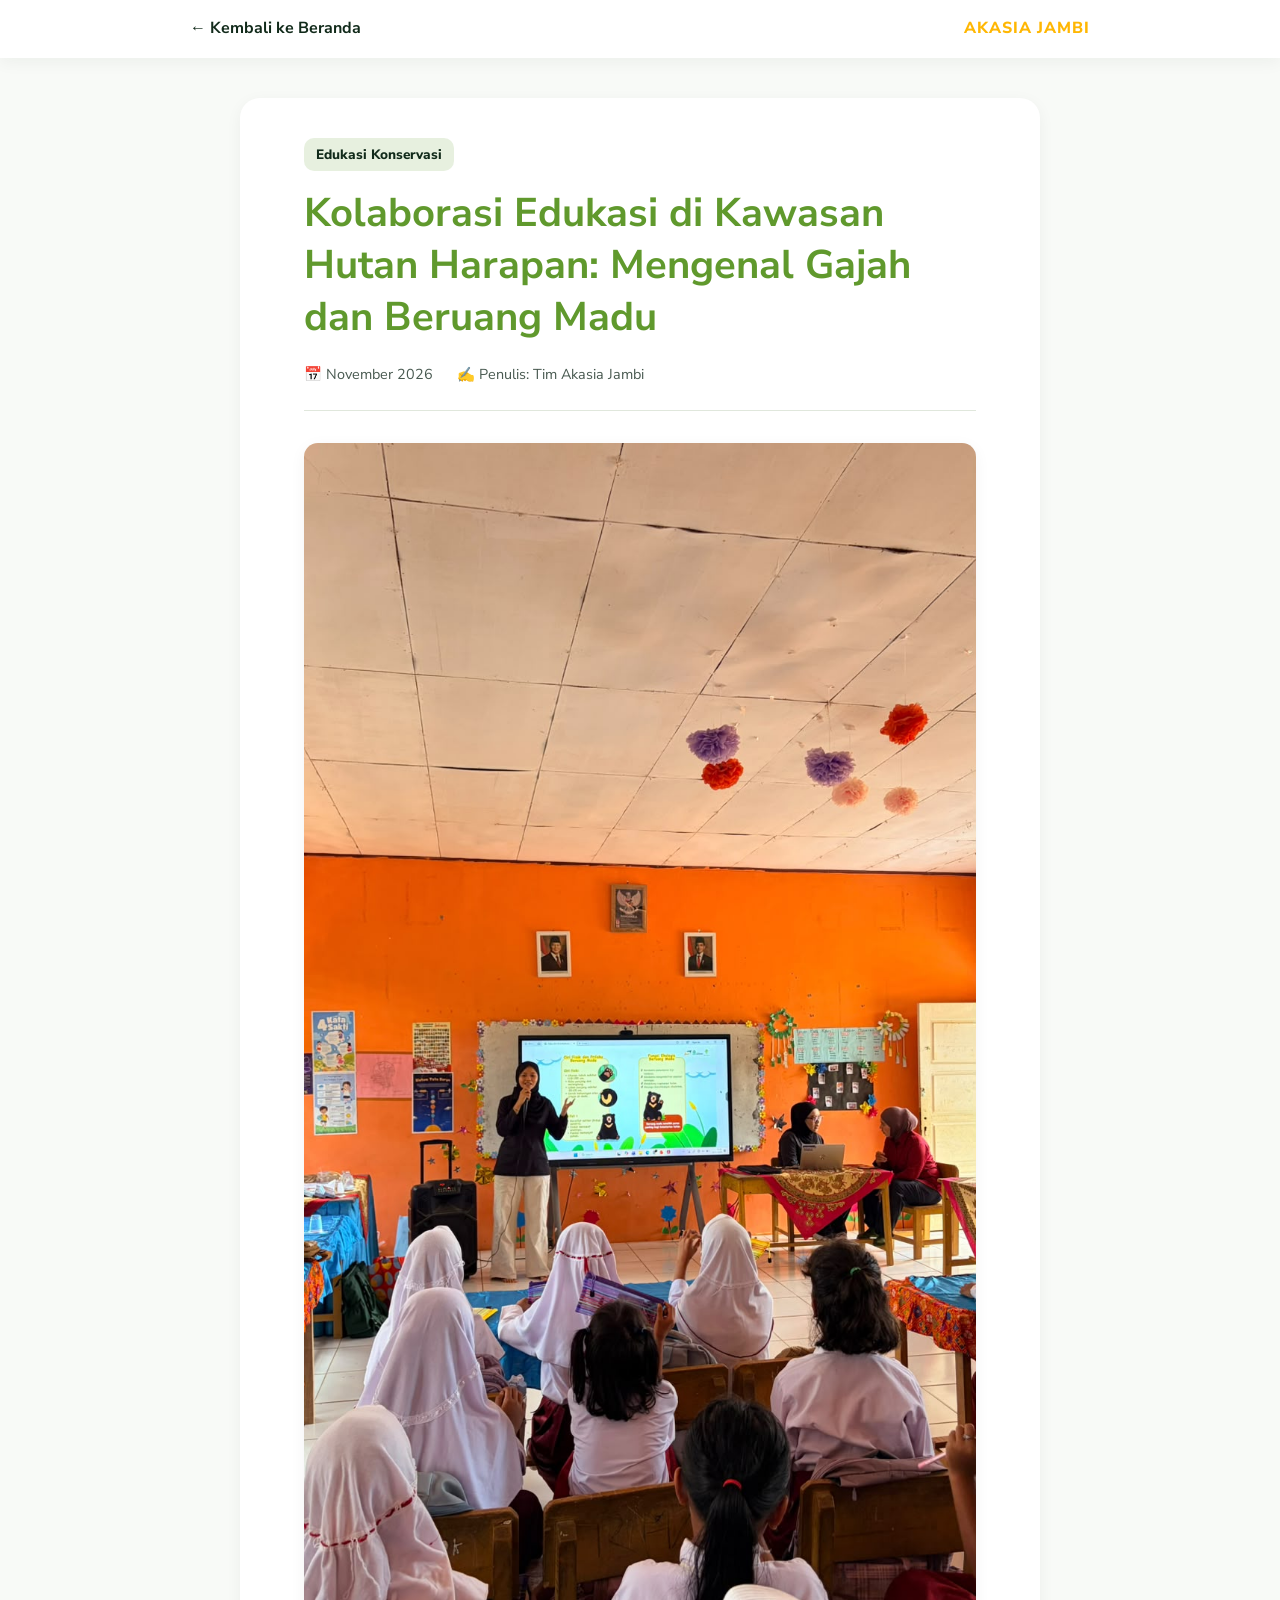
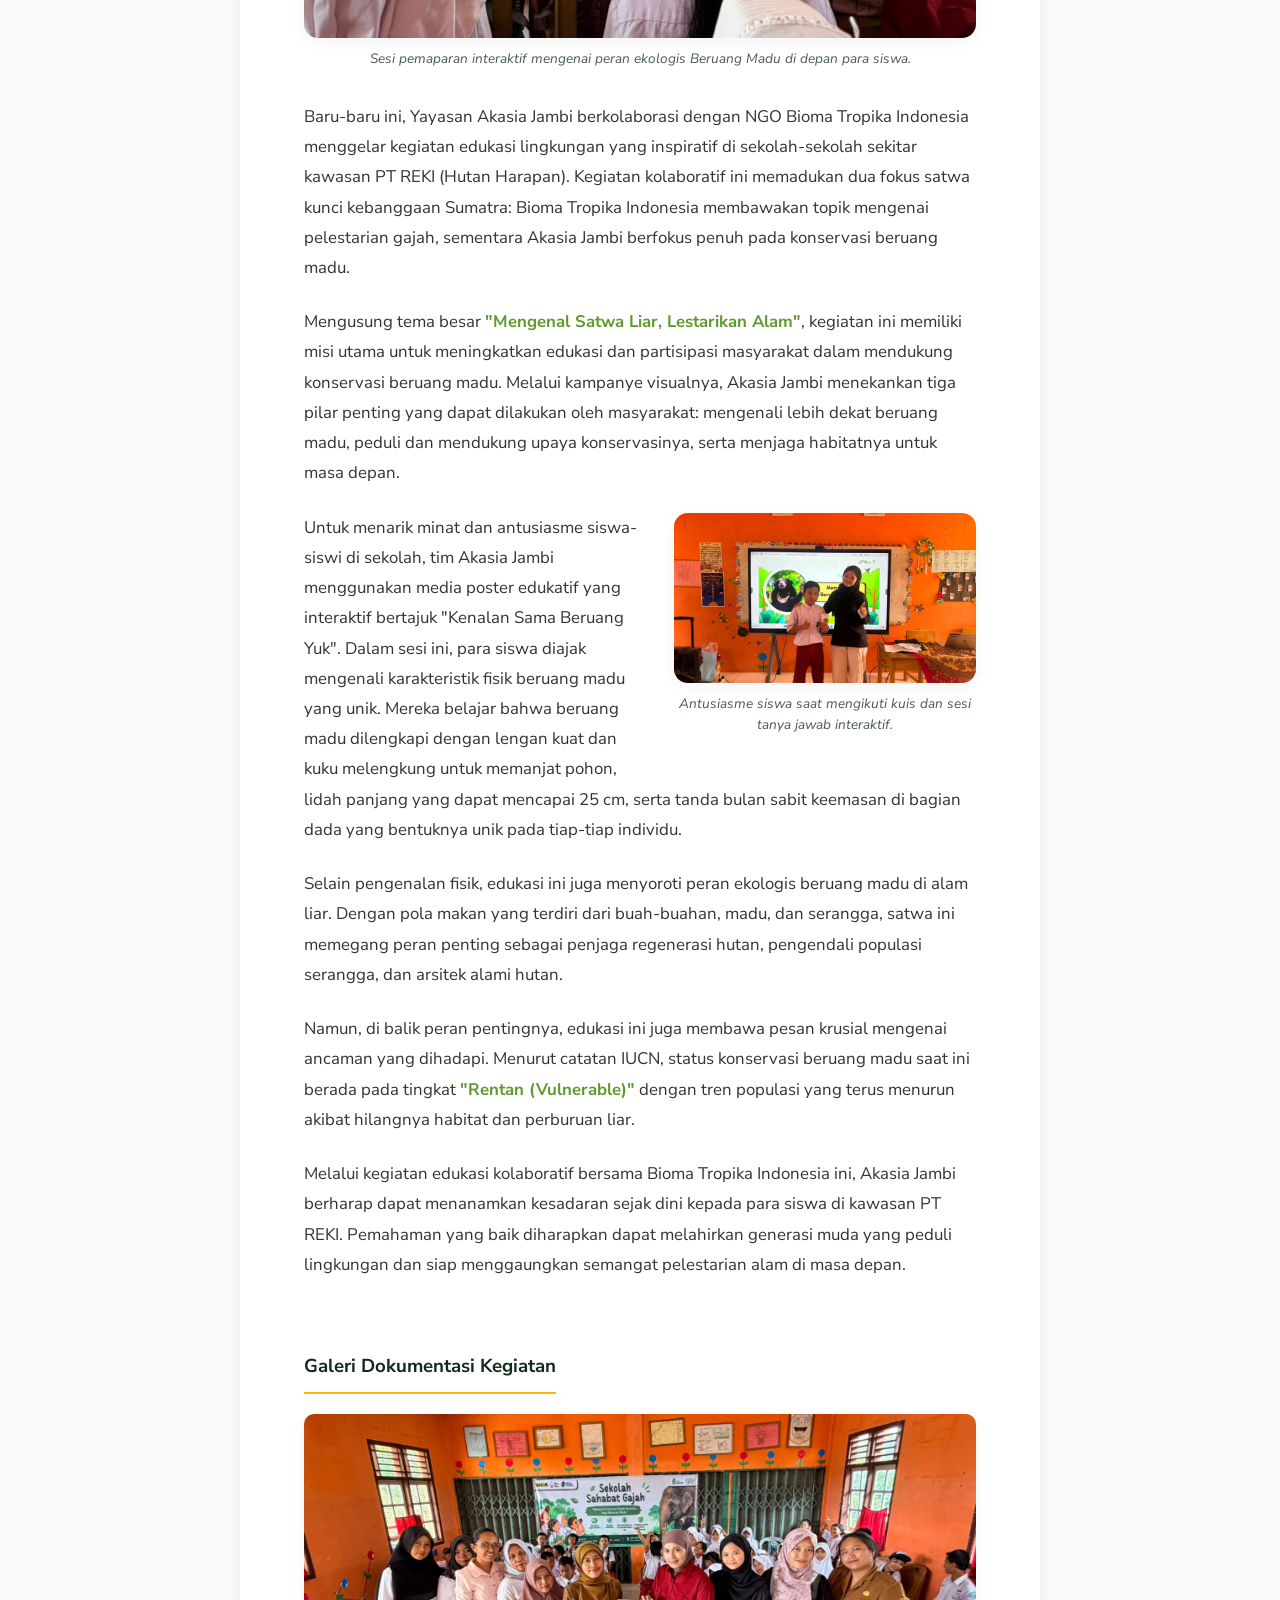
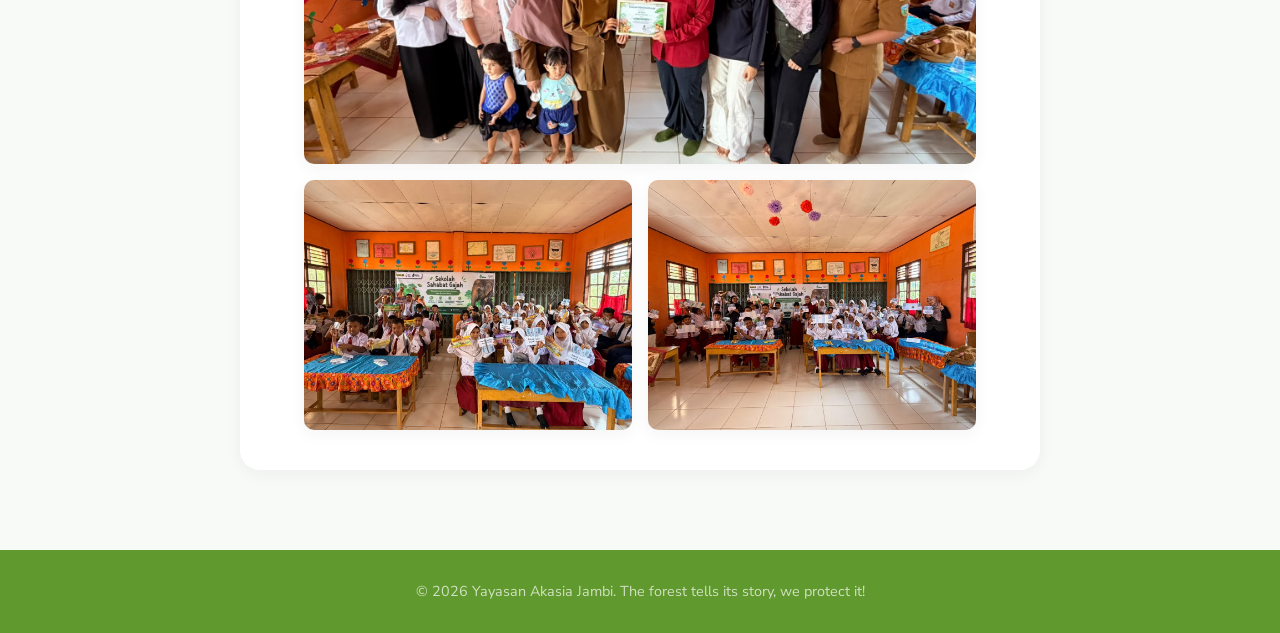
<file: artikel-edukasi.html>
<!DOCTYPE html>
<html lang="id">
<head>
  <meta charset="UTF-8">
  <meta name="viewport" content="width=device-width, initial-scale=1.0">
  <title>Artikel: Edukasi di Kawasan Hutan Harapan - Akasia Jambi</title>
  <link rel="preconnect" href="https://fonts.googleapis.com">
  <link rel="preconnect" href="https://fonts.gstatic.com" crossorigin>
  <link href="https://fonts.googleapis.com/css2?family=Nunito+Sans:ital,opsz,wght@0,6..12,200..1000;1,6..12,200..1000&display=swap" rel="stylesheet">
  <link rel="stylesheet" href="styles.css">
</head>
<body class="article-page">

  <nav class="article-nav">
    <div class="nav-container">
      <a href="index.html" class="back-btn">← Kembali ke Beranda</a>
      <span class="nav-brand">AKASIA JAMBI</span>
    </div>
  </nav>

  <main class="article-container">
    <header class="article-header">
      <span class="article-category">Edukasi Konservasi</span>
      <h1 class="article-title">Kolaborasi Edukasi di Kawasan Hutan Harapan: Mengenal Gajah dan Beruang Madu</h1>
      <div class="article-meta">
        <span class="article-date">📅 November 2026</span>
        <span class="article-author">✍️ Penulis: Tim Akasia Jambi</span>
      </div>
    </header>

    <article class="article-body">
      <figure class="article-hero-image">
        <img src="kegiatan 1.3.jpeg" alt="Sesi edukasi pengenalan Beruang Madu di depan kelas">
        <figcaption>Sesi pemaparan interaktif mengenai peran ekologis Beruang Madu di depan para siswa.</figcaption>
      </figure>

      <p>Baru-baru ini, Yayasan Akasia Jambi berkolaborasi dengan NGO Bioma Tropika Indonesia menggelar kegiatan edukasi lingkungan yang inspiratif di sekolah-sekolah sekitar kawasan PT REKI (Hutan Harapan). Kegiatan kolaboratif ini memadukan dua fokus satwa kunci kebanggaan Sumatra: Bioma Tropika Indonesia membawakan topik mengenai pelestarian gajah, sementara Akasia Jambi berfokus penuh pada konservasi beruang madu.</p>

      <p>Mengusung tema besar <strong>"Mengenal Satwa Liar, Lestarikan Alam"</strong>, kegiatan ini memiliki misi utama untuk meningkatkan edukasi dan partisipasi masyarakat dalam mendukung konservasi beruang madu. Melalui kampanye visualnya, Akasia Jambi menekankan tiga pilar penting yang dapat dilakukan oleh masyarakat: mengenali lebih dekat beruang madu, peduli dan mendukung upaya konservasinya, serta menjaga habitatnya untuk masa depan.</p>

      <figure class="article-inline-image right">
        <img src="kegiatan 1.4.jpeg" alt="Siswa antusias berfoto di depan materi presentasi">
        <figcaption>Antusiasme siswa saat mengikuti kuis dan sesi tanya jawab interaktif.</figcaption>
      </figure>

      <p>Untuk menarik minat dan antusiasme siswa-siswi di sekolah, tim Akasia Jambi menggunakan media poster edukatif yang interaktif bertajuk "Kenalan Sama Beruang Yuk". Dalam sesi ini, para siswa diajak mengenali karakteristik fisik beruang madu yang unik. Mereka belajar bahwa beruang madu dilengkapi dengan lengan kuat dan kuku melengkung untuk memanjat pohon, lidah panjang yang dapat mencapai 25 cm, serta tanda bulan sabit keemasan di bagian dada yang bentuknya unik pada tiap-tiap individu.</p>

      <p>Selain pengenalan fisik, edukasi ini juga menyoroti peran ekologis beruang madu di alam liar. Dengan pola makan yang terdiri dari buah-buahan, madu, dan serangga, satwa ini memegang peran penting sebagai penjaga regenerasi hutan, pengendali populasi serangga, dan arsitek alami hutan.</p>

      <p>Namun, di balik peran pentingnya, edukasi ini juga membawa pesan krusial mengenai ancaman yang dihadapi. Menurut catatan IUCN, status konservasi beruang madu saat ini berada pada tingkat <strong>"Rentan (Vulnerable)"</strong> dengan tren populasi yang terus menurun akibat hilangnya habitat dan perburuan liar.</p>

      <p>Melalui kegiatan edukasi kolaboratif bersama Bioma Tropika Indonesia ini, Akasia Jambi berharap dapat menanamkan kesadaran sejak dini kepada para siswa di kawasan PT REKI. Pemahaman yang baik diharapkan dapat melahirkan generasi muda yang peduli lingkungan dan siap menggaungkan semangat pelestarian alam di masa depan.</p>

      <h3 class="gallery-title">Galeri Dokumentasi Kegiatan</h3>
      <div class="article-gallery">
        <img src="kegiatan 1.1.jpeg" alt="Foto bersama pihak sekolah dan penyelenggara" loading="lazy">
        <img src="kegiatan 1.2.jpeg" alt="Siswa-siswi menunjukkan media edukasi di dalam kelas" loading="lazy">
        <img src="kegiatan 1.5.jpeg" alt="Keceriaan siswa-siswi sekolah dasar mengikuti program edukasi" loading="lazy">
      </div>
    </article>
  </main>

  <footer class="article-footer">
    <p>© 2026 Yayasan Akasia Jambi. The forest tells its story, we protect it!</p>
  </footer>
</body>
</html>
</file>
<file: styles.css>
/* =============================================================================
   AKASIA JAMBI - OFFICIAL STYLESHEET
   Phase 1: Navigation Bar (Hertfordshire Zoo Style) & Beranda / Educational Section
   Strict WCAG 2.1 AA Compliance, Responsive, Modern CSS3
   ============================================================================= */

/* -----------------------------------------------------------------------------
   1. CSS CUSTOM PROPERTIES (DESIGN TOKENS)
   ----------------------------------------------------------------------------- */
:root {
  /* Brand Color Palette */
  --canopy-green: #112A1A;        /* Deep Forest Green for Navbar & Foliage Silhouettes */
  --canopy-darker: #0A1B10;       /* Ultra-deep shade for active states & shadows */
  --canopy-glass: rgba(17, 42, 26, 0.95); /* Backdrop blur header */
  --akasia-dark: #60992D;         /* Primary brand green from logo */
  --akasia-light: #A7C957;        /* Secondary light green from logo */
  --akasia-light-glow: rgba(167, 201, 87, 0.4);
  --honey-gold: #FFB703;          /* High-contrast gold for navbar outline icons & text */
  --honey-gold-glow: rgba(255, 183, 3, 0.4);
  --report-orange: #EC7A08;       /* High-visibility emergency orange for Lapor CTA */
  --report-orange-hover: #D66A00; /* Darker orange for hover state */
  --report-orange-glow: rgba(236, 122, 8, 0.5);
  --bg-light: #F8FAF7;            /* Soft organic off-white for knowledge section */
  --bg-card: #FFFFFF;             /* Crisp white card backgrounds */
  --bg-card-subtle: #F0F4EE;      /* Gentle muted card background */
  --text-dark: #1E2923;           /* High contrast dark green-gray body text */
  --text-main: #1E2923;           /* Primary text alias */
  --text-muted: #485950;          /* Secondary muted copy (exceeds WCAG 4.5:1 on light) */
  --text-light: #FFFFFF;          /* Pure white for dark containers */
  --border-light: #E0E7DC;        /* Soft borders */
  --border-green: #60992D;
  --border-focus: #FFB703;        /* High-contrast focus outline */

  /* Typography */
  --font-heading: 'Nunito Sans', sans-serif;
  --font-body: 'Nunito Sans', sans-serif;

  /* Elevation & Shadows */
  --shadow-subtle: 0 4px 16px rgba(17, 42, 26, 0.05);
  --shadow-card: 0 10px 30px rgba(17, 42, 26, 0.07);
  --shadow-card-hover: 0 16px 40px rgba(17, 42, 26, 0.12);
  --shadow-header: 0 6px 24px rgba(10, 27, 16, 0.45);
  --shadow-lapor: 0 4px 18px rgba(236, 122, 8, 0.45);
  --shadow-lapor-hover: 0 6px 26px rgba(236, 122, 8, 0.7);

  /* Border Radii */
  --radius-xs: 6px;
  --radius-sm: 10px;
  --radius-md: 14px;
  --radius-lg: 20px;
  --radius-xl: 28px;
  --radius-pill: 9999px;

  /* Transitions */
  --transition-fast: 0.18s cubic-bezier(0.2, 0.8, 0.2, 1);
  --transition-base: 0.28s cubic-bezier(0.2, 0.8, 0.2, 1);
  --transition-smooth: 0.45s cubic-bezier(0.16, 1, 0.3, 1);

  /* Container */
  --container-max: 1240px;
}

/* -----------------------------------------------------------------------------
   2. GLOBAL RESETS & ACCESSIBILITY DEFAULTS
   ----------------------------------------------------------------------------- */
*, *::before, *::after {
  box-sizing: border-box;
  margin: 0;
  padding: 0;
}

html {
  font-family: var(--font-body);
  font-size: 16px;
  line-height: 1.6;
  color: var(--text-dark);
  background-color: var(--bg-light);
  scroll-behavior: smooth;
  scroll-padding-top: 155px; /* Offset for sticky header with acacia foliage border & concave arch */
  -webkit-text-size-adjust: 100%;
}

body {
  min-height: 100vh;
  overflow-x: hidden;
  position: relative;
  background-color: var(--bg-light);
}

img, svg {
  display: block;
  max-width: 100%;
}

button, input, select, textarea {
  font: inherit;
  color: inherit;
}

a {
  color: inherit;
  text-decoration: none;
}

ul, ol {
  list-style: none;
}

/* Accessible High-Contrast Focus Ring (WCAG 2.4.7 Focus Visible) */
:focus-visible {
  outline: 3px solid var(--border-focus);
  outline-offset: 3px;
  border-radius: var(--radius-xs);
}

/* Skip Navigation Link for Keyboard Users */
.skip-link {
  position: absolute;
  top: -60px;
  left: 20px;
  background-color: var(--honey-gold);
  color: var(--canopy-green);
  font-family: var(--font-heading);
  font-weight: 800;
  font-size: 0.88rem;
  padding: 10px 18px;
  border-radius: var(--radius-sm);
  z-index: 9999;
  transition: top var(--transition-fast);
  box-shadow: 0 4px 14px rgba(0, 0, 0, 0.35);
}

.skip-link:focus {
  top: 16px;
}

/* -----------------------------------------------------------------------------
   3. COMPONENT 1: NAVIGATION BAR (OPTION 1 LAYOUT + FOLIAGE BORDER)
   ----------------------------------------------------------------------------- */
.site-header,
.header {
  position: sticky;
  top: 0;
  left: 0;
  width: 100%;
  height: 120px;
  background-color: #112a1a;
  background-image: none;
  z-index: 1000;
  box-shadow: none;
  overflow: visible;
}

.header-container {
  max-width: var(--container-max);
  width: 100%;
  height: 100%;
  margin: 0 auto;
  padding: 0 24px;
  display: flex;
  align-items: center;
  justify-content: space-between;
  gap: 20px;
  position: relative;
  z-index: 2;
}

/* --- ZONE 1: BRAND LOGOS --- */
.brand-logos-container {
  display: flex;
  align-items: center;
  gap: 16px;
  flex-shrink: 0;
}

.brand-link {
  display: flex;
  align-items: center;
  justify-content: center;
  flex-shrink: 0;
  outline: none;
  background: transparent;
  transition: transform var(--transition-fast), filter var(--transition-fast);
}

.brand-link:hover {
  transform: scale(1.05);
}

.brand-link:hover .brand-logo-img,
.brand-link:hover .brand-logo-partner {
  filter: drop-shadow(0 2px 8px var(--honey-gold-glow));
}

/* Thin subtle vertical divider between the two brand logos */
.brand-divider {
  width: 1px;
  height: 48px;
  background-color: rgba(255, 255, 255, 0.25);
  border-radius: 1px;
  flex-shrink: 0;
}

/* Clean transparent logo styling (No background) */
.brand-badge {
  background: transparent;
  border: none;
  box-shadow: none;
  padding: 0;
  height: auto;
  display: flex;
  align-items: center;
  justify-content: center;
}

.brand-badge-partner {
  padding: 0;
}

.brand-logo-img {
  max-height: 80px;
  height: 80px;
  width: auto;
  object-fit: contain;
  background: transparent;
  border-radius: 0;
}

.brand-logo-partner {
  max-height: 80px;
  height: 80px;
  width: auto;
  max-width: 95px;
  object-fit: contain;
  background: transparent;
  border-radius: 0;
}

/* --- ZONE 2: 5 EXPLORATION MENUS --- */
.desktop-nav {
  display: flex;
  align-items: center;
  justify-content: center;
  flex: 1;
}

.nav-list {
  display: flex;
  align-items: center;
  justify-content: center;
  gap: 32px;
}

.nav-item {
  position: relative;
  display: flex;
  align-items: center;
}

.nav-link {
  display: inline-flex;
  align-items: center;
  justify-content: center;
  color: var(--honey-gold); /* #FFB703 */
  padding: 8px 14px;
  border-radius: var(--radius-pill);
  transition: all var(--transition-fast);
  position: relative;
  text-decoration: none;
}

.nav-text {
  font-family: var(--font-heading);
  font-weight: 600;
  font-size: 0.85rem;
  text-transform: uppercase;
  letter-spacing: 1.2px;
  white-space: nowrap;
  line-height: 1;
  transition: color var(--transition-fast);
}

/* Hover & Active States */
.nav-link:hover,
.nav-link:focus-visible {
  color: var(--akasia-light); /* Hover transitions to #A7C957 */
  background-color: rgba(255, 255, 255, 0.08);
}

.nav-link.active {
  color: var(--akasia-light);
}

.nav-link.active::after {
  content: '';
  position: absolute;
  bottom: 0px;
  left: 50%;
  transform: translateX(-50%);
  width: 22px;
  height: 2.5px;
  background-color: var(--honey-gold);
  border-radius: var(--radius-pill);
}

/* --- ZONE 3: EMERGENCY CTA ("LAPOR") & LANGUAGE SWITCHER --- */
.header-actions {
  display: flex;
  align-items: center;
  gap: 16px;
  flex-shrink: 0;
}

/* Tombol Lapor (Emergency Button in #EC7A08 with camera/alert icon & subtle glow) */
.btn-lapor {
  display: inline-flex;
  align-items: center;
  justify-content: center;
  gap: 8px;
  background: linear-gradient(135deg, var(--report-orange) 0%, var(--report-orange-hover) 100%);
  color: #FFFFFF;
  font-family: var(--font-heading);
  font-weight: 800;
  font-size: 0.82rem;
  letter-spacing: 1px;
  text-transform: uppercase;
  padding: 10px 22px;
  border-radius: var(--radius-pill);
  border: 1.5px solid rgba(255, 255, 255, 0.3);
  box-shadow: var(--shadow-lapor);
  cursor: pointer;
  position: relative;
  overflow: visible;
  transition: transform var(--transition-fast), box-shadow var(--transition-fast), background var(--transition-fast);
}

.btn-lapor:hover {
  transform: translateY(-2px) scale(1.03);
  box-shadow: var(--shadow-lapor-hover);
  background: linear-gradient(135deg, #FF881A 0%, var(--report-orange) 100%);
}

.btn-lapor:active {
  transform: translateY(0) scale(0.98);
}

.btn-icon {
  width: 18px;
  height: 18px;
  flex-shrink: 0;
}

/* Subtle Pulsing Emergency Glow Ring */
.lapor-pulse-ring {
  position: absolute;
  inset: -3px;
  border-radius: var(--radius-pill);
  border: 2px solid var(--report-orange);
  opacity: 0.6;
  pointer-events: none;
  animation: pulseEmergency 2.4s infinite ease-out;
}

@keyframes pulseEmergency {
  0% {
    transform: scale(0.96);
    opacity: 0.8;
  }
  50% {
    transform: scale(1.08);
    opacity: 0;
  }
  100% {
    transform: scale(0.96);
    opacity: 0;
  }
}

/* Dynamic Language Switcher (ID | EN Pill Button with Globe SVG) */
.lang-switch-wrap {
  display: inline-flex;
  align-items: center;
  gap: 4px;
  background-color: rgba(255, 255, 255, 0.08);
  border: 1.5px solid rgba(255, 183, 3, 0.4); /* #FFB703 outline accent */
  border-radius: var(--radius-pill);
  padding: 4px 8px;
  transition: border-color var(--transition-fast), background var(--transition-fast);
}

.lang-switch-wrap:hover {
  border-color: var(--honey-gold);
  background-color: rgba(255, 255, 255, 0.12);
}

.lang-globe-icon {
  width: 16px;
  height: 16px;
  stroke: var(--honey-gold);
  margin-left: 2px;
}

.lang-pill-btn {
  background: transparent;
  border: none;
  color: rgba(255, 255, 255, 0.7);
  font-family: var(--font-heading);
  font-weight: 700;
  font-size: 0.74rem;
  letter-spacing: 0.5px;
  padding: 3px 7px;
  border-radius: var(--radius-pill);
  cursor: pointer;
  transition: all var(--transition-fast);
}

.lang-pill-btn:hover {
  color: var(--honey-gold);
}

.lang-pill-btn.active {
  background-color: var(--honey-gold);
  color: var(--canopy-green);
  font-weight: 800;
  box-shadow: 0 2px 6px rgba(0, 0, 0, 0.3);
}

.lang-divider {
  color: rgba(255, 255, 255, 0.3);
  font-size: 0.75rem;
  user-select: none;
}

/* Mobile Hamburger Toggle Button */
.mobile-menu-toggle {
  display: none;
  background: transparent;
  border: none;
  width: 42px;
  height: 42px;
  padding: 8px;
  border-radius: var(--radius-sm);
  cursor: pointer;
  flex-direction: column;
  justify-content: space-around;
  align-items: center;
  transition: background-color var(--transition-fast);
}

.mobile-menu-toggle:hover {
  background-color: rgba(255, 255, 255, 0.1);
}

.hamburger-bar {
  width: 24px;
  height: 2.5px;
  background-color: var(--honey-gold);
  border-radius: 2px;
  transition: transform var(--transition-base), opacity var(--transition-base);
}

.mobile-menu-toggle[aria-expanded="true"] .hamburger-bar:nth-child(1) {
  transform: translateY(7px) rotate(45deg);
}

.mobile-menu-toggle[aria-expanded="true"] .hamburger-bar:nth-child(2) {
  opacity: 0;
}

.mobile-menu-toggle[aria-expanded="true"] .hamburger-bar:nth-child(3) {
  transform: translateY(-7px) rotate(-45deg);
}

/* --- ZONE 4: ORNAMEN DEDAUNAN AKASIA SUDUT NAVBAR (PSEUDO-CLASS ::before & ::after) --- */
/* Sudut Kiri: Daun akasia menjuntai alami dari sudut kiri bawah navbar */
.site-header::before,
.header::before {
  content: '';
  position: absolute;
  left: 0;
  top: calc(100% + 28px);
  bottom: auto;
  width: 235px;
  height: 114px;
  background-image: url('acacia_border1.png');
  background-position: top left;
  background-repeat: no-repeat;
  background-size: contain;
  pointer-events: none;
  z-index: 6; /* Meluncur di atas Arch Divider (z-index: 5) dan Hero Section */
}

/* Sudut Kanan: Daun akasia menjuntai alami dari sudut kanan bawah navbar */
.site-header::after,
.header::after {
  content: '';
  position: absolute;
  right: 0;
  top: calc(100% + 28px);
  bottom: auto;
  width: 235px;
  height: 114px;
  background-image: url('acacia_border2.png');
  background-position: top right;
  background-repeat: no-repeat;
  background-size: contain;
  pointer-events: none;
  z-index: 6; /* Meluncur di atas Arch Divider (z-index: 5) dan Hero Section */
}

/* Patch Dedaunan Kiri (Menutupi celah lengkungan navbar sisi kiri) */
.leaf-patch-left {
  position: absolute;
  left: 100px;
  top: calc(100% + 18px);
  width: 235px;
  height: 114px;
  object-fit: contain;
  object-position: top left;
  pointer-events: none;
  z-index: 4; /* Di bawah Arch Divider (z-index: 5) agar potongan atas tertutup lengkungan */
}

/* Patch Dedaunan Kanan (Menutupi celah lengkungan navbar sisi kanan) */
.leaf-patch-right {
  position: absolute;
  right: 100px;
  top: calc(100% + 18px);
  width: 235px;
  height: 114px;
  object-fit: contain;
  object-position: top right;
  pointer-events: none;
  z-index: 4; /* Di bawah Arch Divider (z-index: 5) agar potongan atas tertutup lengkungan */
}

/* --- ZONE 5: CONCAVE UPWARD ARCH DIVIDER (BOTTOM EDGE CANOPY CURVE) --- */
.navbar-arch-curve {
  position: absolute;
  left: 0;
  bottom: -34px;
  width: 100%;
  height: 40px;
  z-index: 5;
  pointer-events: none;
  display: block;
}

.navbar-arch-curve path {
  fill: #112a1a;
}

/* Mobile Nav Drawer (< 992px) */
.mobile-nav-drawer {
  position: fixed;
  top: 0;
  right: -320px;
  width: 300px;
  height: 100vh;
  background-color: var(--canopy-green);
  z-index: 2000;
  display: flex;
  flex-direction: column;
  padding: 24px;
  box-shadow: -8px 0 30px rgba(0, 0, 0, 0.5);
  transition: right var(--transition-smooth);
}

.mobile-nav-drawer.open {
  right: 0;
}

.mobile-drawer-header {
  display: flex;
  align-items: center;
  justify-content: space-between;
  padding-bottom: 20px;
  border-bottom: 1px solid rgba(255, 255, 255, 0.1);
  margin-bottom: 20px;
}

.mobile-brand {
  display: flex;
  align-items: center;
  gap: 10px;
}

.mobile-logo-img {
  border-radius: var(--radius-sm);
  background: #FFF;
  padding: 2px;
}

.mobile-brand-title {
  font-family: var(--font-heading);
  font-weight: 800;
  font-size: 1.05rem;
  letter-spacing: 1.5px;
  color: var(--text-light);
}

.mobile-drawer-close {
  background: transparent;
  border: none;
  color: var(--honey-gold);
  width: 36px;
  height: 36px;
  display: flex;
  align-items: center;
  justify-content: center;
  cursor: pointer;
  border-radius: var(--radius-sm);
  transition: background var(--transition-fast);
}

.mobile-drawer-close:hover {
  background: rgba(255, 255, 255, 0.1);
}

.mobile-nav-list {
  display: flex;
  flex-direction: column;
  gap: 12px;
  flex: 1;
}

.mobile-nav-link {
  display: flex;
  align-items: center;
  gap: 14px;
  padding: 12px 14px;
  border-radius: var(--radius-sm);
  color: var(--honey-gold);
  font-family: var(--font-heading);
  font-weight: 600;
  font-size: 0.95rem;
  transition: all var(--transition-fast);
}

.mobile-nav-link:hover,
.mobile-nav-link.active {
  background-color: rgba(167, 201, 87, 0.15);
  color: var(--akasia-light);
  transform: translateX(4px);
}

.mobile-nav-icon {
  font-size: 1.25rem;
}

.mobile-drawer-footer {
  padding-top: 20px;
  border-top: 1px solid rgba(255, 255, 255, 0.1);
}

.btn-lapor-mobile {
  width: 100%;
}

.mobile-nav-overlay {
  position: fixed;
  inset: 0;
  background-color: rgba(10, 27, 16, 0.7);
  backdrop-filter: blur(4px);
  z-index: 1999;
  opacity: 0;
  pointer-events: none;
  transition: opacity var(--transition-smooth);
}

.mobile-nav-overlay.open {
  opacity: 1;
  pointer-events: auto;
}

/* -----------------------------------------------------------------------------
   4. COMPONENT 2A: HERO BANNER SECTION
   ----------------------------------------------------------------------------- */
.hero-section {
  position: relative;
  min-height: 100vh;
  display: flex;
  align-items: center;
  overflow: hidden;
  background-color: #112a1a;
  color: #F8FAF7;
  margin-top: -34px;
  margin-bottom: 0;
  padding: 140px 0 120px;
}

.hero-bg-media {
  display: block;
  position: absolute;
  inset: 0;
  width: 100%;
  height: 100%;
  z-index: 1;
  overflow: hidden;
}

.hero-img {
  width: 100%;
  height: 100%;
  object-fit: cover;
  object-position: center top;
  filter: none;
  opacity: 1;
  transform: none;
  transition: transform 10s ease-out;
}

.hero-section:hover .hero-img {
  transform: none;
}

/* Disabled overlays: Pure, original Sun Bear colors without green tint or gradient */
.hero-gradient-overlay,
.hero-leaf-overlay {
  display: none !important;
  background: none !important;
}

.hero-content-container {
  position: relative;
  z-index: 5;
  max-width: var(--container-max);
  margin: 0 auto;
  padding: 0 24px;
  width: 100%;
}

.hero-text-col {
  max-width: 820px;
}

/* Main Headline (Motto) */
.hero-headline {
  font-family: var(--font-heading);
  font-weight: 600;
  font-size: clamp(2.2rem, 5vw, 3.8rem);
  line-height: 1.15;
  margin-bottom: 32px;
  letter-spacing: -0.5px;
  color: #FFE169;
  filter: drop-shadow(0 3px 10px rgba(0, 0, 0, 0.75));
}

.hero-motto-highlight {
  font-family: inherit;
  font-weight: 600;
  background: linear-gradient(135deg, #FFE169 0%, #FFB703 100%);
  -webkit-background-clip: text;
  -webkit-text-fill-color: transparent;
  display: inline;
}

/* Dual CTA Group */
.hero-cta-group {
  display: flex;
  align-items: center;
  flex-wrap: wrap;
  gap: 16px;
  margin-bottom: 0;
}

.btn-primary-report {
  display: inline-flex;
  align-items: center;
  justify-content: center;
  gap: 10px;
  background: linear-gradient(135deg, var(--report-orange) 0%, var(--report-orange-hover) 100%);
  color: #FFFFFF;
  font-family: var(--font-heading);
  font-weight: 800;
  font-size: 0.92rem;
  letter-spacing: 0.8px;
  text-transform: uppercase;
  padding: 14px 28px;
  border-radius: var(--radius-pill);
  border: 2px solid transparent;
  box-shadow: 0 4px 18px rgba(236, 122, 8, 0.45);
  cursor: pointer;
  transition: transform var(--transition-fast), box-shadow var(--transition-fast);
}

.btn-primary-report:hover {
  transform: translateY(-3px) scale(1.02);
  box-shadow: 0 10px 32px rgba(236, 122, 8, 0.7);
}

.cta-svg-icon {
  width: 20px;
  height: 20px;
}

/* Organic Transition at Bottom of Hero */
.hero-bottom-transition {
  display: none !important;
}

/* -----------------------------------------------------------------------------
   5. COMPONENT 2B: PENGETAHUAN TENTANG BERUANG MADU (EDUCATIONAL SUBSECTION)
   ----------------------------------------------------------------------------- */
.education-section {
  background-color: var(--bg-light);
  padding: 70px 0 0; /* Bottom padded by fact strip */
  position: relative;
}

.section-container {
  max-width: var(--container-max);
  margin: 0 auto;
  padding: 0 24px;
}

/* Section Header (Centered) */
.section-header-center {
  text-align: center;
  max-width: 780px;
  margin: 0 auto 50px;
}

.section-tag {
  display: inline-block;
  font-family: var(--font-heading);
  font-weight: 800;
  font-size: 0.8rem;
  letter-spacing: 2px;
  text-transform: uppercase;
  color: var(--akasia-dark); /* #60992D */
  background-color: rgba(96, 153, 45, 0.12);
  padding: 6px 18px;
  border-radius: var(--radius-pill);
  margin-bottom: 14px;
}

.section-title {
  font-family: var(--font-heading);
  font-weight: 800;
  font-size: clamp(1.8rem, 3.5vw, 2.6rem);
  color: var(--canopy-green);
  line-height: 1.25;
  margin-bottom: 14px;
}

.latin-species {
  font-style: italic;
  color: var(--akasia-dark);
}

.title-accent-line {
  width: 60px;
  height: 4px;
  background-color: var(--honey-gold);
  border-radius: var(--radius-pill);
  margin: 0 auto 16px;
}

.section-lead-desc {
  font-size: 1.05rem;
  color: var(--text-muted);
  line-height: 1.6;
}

/* --- 1. INTRODUCTORY SPOTLIGHT CARD (2-COLUMN HIGH-IMPACT) --- */
.spotlight-card {
  background-color: var(--bg-card);
  border-radius: var(--radius-xl);
  border: 1.5px solid var(--border-light);
  box-shadow: var(--shadow-card);
  overflow: hidden;
  margin-bottom: 70px;
  transition: box-shadow var(--transition-base), border-color var(--transition-base);
}

.spotlight-card:hover {
  box-shadow: var(--shadow-card-hover);
  border-color: rgba(96, 153, 45, 0.3);
}

.spotlight-grid {
  display: grid;
  grid-template-columns: 1fr 1.15fr;
  align-items: stretch;
}

/* Left Column: Visual Frame with Taxonomy Matrix */
.spotlight-visual-wrapper {
  background: linear-gradient(135deg, #0E2215 0%, #153621 100%);
  padding: 30px;
  display: flex;
  flex-direction: column;
  justify-content: space-between;
  gap: 20px;
  color: #FFFFFF;
}

.spotlight-image-frame {
  position: relative;
  border-radius: var(--radius-lg);
  overflow: hidden;
  box-shadow: 0 10px 25px rgba(0, 0, 0, 0.4);
  aspect-ratio: 4 / 3;
}

.spotlight-img {
  width: 100%;
  height: 100%;
  object-fit: cover;
  transition: transform var(--transition-smooth);
}

.spotlight-card:hover .spotlight-img {
  transform: scale(1.04);
}

/* Taxonomy Badges Matrix */
.taxonomy-badges-matrix {
  display: grid;
  grid-template-columns: 1fr 1fr;
  gap: 10px;
}

.tax-badge-pill {
  background-color: rgba(255, 255, 255, 0.08);
  border: 1px solid rgba(255, 255, 255, 0.15);
  border-radius: var(--radius-sm);
  padding: 8px 12px;
  display: flex;
  flex-direction: column;
  gap: 2px;
}

.tax-label {
  font-size: 0.7rem;
  color: rgba(255, 255, 255, 0.7);
  text-transform: uppercase;
  letter-spacing: 0.5px;
}

.tax-value {
  font-size: 0.84rem;
  color: #FFFFFF;
  font-weight: 700;
}

.tax-badge-pill.pill-warning {
  border-color: rgba(255, 183, 3, 0.4);
  background-color: rgba(255, 183, 3, 0.1);
}

.tax-badge-pill.pill-warning .tax-value {
  color: var(--honey-gold);
}

.tax-badge-pill.pill-protected {
  border-color: rgba(167, 201, 87, 0.4);
  background-color: rgba(167, 201, 87, 0.1);
}

.tax-badge-pill.pill-protected .tax-value {
  color: var(--akasia-light);
}

/* Right Column: Narrative Overview */
.spotlight-narrative-wrapper {
  padding: 40px 44px;
  display: flex;
  flex-direction: column;
  justify-content: center;
}

.spotlight-kicker {
  font-family: var(--font-heading);
  font-weight: 800;
  font-size: 0.78rem;
  letter-spacing: 1.5px;
  color: var(--akasia-dark);
  text-transform: uppercase;
  margin-bottom: 8px;
}

.spotlight-title {
  font-family: var(--font-heading);
  font-weight: 800;
  font-size: clamp(1.4rem, 2.5vw, 1.85rem);
  color: var(--canopy-green);
  line-height: 1.3;
  margin-bottom: 18px;
}

.spotlight-p {
  font-size: 0.98rem;
  line-height: 1.68;
  color: var(--text-dark);
  margin-bottom: 14px;
}

.spotlight-p strong {
  color: var(--canopy-green);
}

/* Feature Bullets Grid */
.feature-bullets-grid {
  display: grid;
  grid-template-columns: 1fr 1fr;
  gap: 16px;
  margin: 18px 0 24px;
  padding: 16px;
  background-color: var(--bg-light);
  border-radius: var(--radius-md);
  border: 1px solid var(--border-light);
}

.feature-bullet-item {
  display: flex;
  gap: 12px;
  align-items: flex-start;
}

.feature-bullet-icon {
  width: 32px;
  height: 32px;
  border-radius: var(--radius-sm);
  background-color: rgba(96, 153, 45, 0.15);
  color: var(--akasia-dark);
  display: flex;
  align-items: center;
  justify-content: center;
  flex-shrink: 0;
}

.feature-bullet-icon svg {
  width: 18px;
  height: 18px;
}

.feature-bullet-title {
  font-family: var(--font-heading);
  font-weight: 700;
  font-size: 0.86rem;
  color: var(--canopy-green);
  margin-bottom: 2px;
}

.feature-bullet-desc {
  font-size: 0.8rem;
  line-height: 1.4;
  color: var(--text-muted);
}

/* Field Quote Callout */
.spotlight-quote {
  border-left: 4px solid var(--honey-gold);
  padding: 12px 18px;
  background-color: rgba(255, 183, 3, 0.08);
  border-radius: 0 var(--radius-sm) var(--radius-sm) 0;
  font-style: italic;
}

.spotlight-quote p {
  font-size: 0.9rem;
  line-height: 1.5;
  color: var(--canopy-green);
  margin-bottom: 6px;
}

.spotlight-quote cite {
  display: block;
  font-family: var(--font-heading);
  font-weight: 700;
  font-size: 0.76rem;
  color: var(--akasia-dark);
  font-style: normal;
}

/* --- 2. 4-CARD EDUCATIONAL GRID --- */
.edu-grid-section-header {
  text-align: center;
  max-width: 760px;
  margin: 0 auto 36px;
}

.edu-grid-main-heading {
  font-family: var(--font-heading);
  font-weight: 800;
  font-size: clamp(1.5rem, 2.5vw, 2.1rem);
  color: var(--canopy-green);
  margin-bottom: 10px;
}

.edu-grid-subheading {
  font-size: 0.98rem;
  color: var(--text-muted);
}

.edu-four-grid {
  display: grid;
  grid-template-columns: repeat(2, 1fr);
  gap: 28px;
  margin-bottom: 80px;
}

.edu-card {
  background-color: var(--bg-card);
  border-radius: var(--radius-lg);
  border: 1.5px solid var(--border-light);
  padding: 32px 30px;
  box-shadow: var(--shadow-card);
  display: flex;
  flex-direction: column;
  transition: transform var(--transition-base), box-shadow var(--transition-base), border-color var(--transition-base);
  position: relative;
  overflow: hidden;
}

.edu-card:hover {
  transform: translateY(-6px);
  box-shadow: var(--shadow-card-hover);
}

.edu-card::before {
  content: '';
  position: absolute;
  top: 0;
  left: 0;
  width: 100%;
  height: 5px;
  background-color: var(--akasia-dark);
  transition: height var(--transition-fast);
}

.edu-card:hover::before {
  height: 8px;
}

.edu-card.card-characteristics::before { background-color: var(--honey-gold); }
.edu-card.card-ecological::before { background-color: var(--akasia-dark); }
.edu-card.card-threats::before { background-color: var(--report-orange); }
.edu-card.card-action::before { background-color: var(--akasia-light); }

.card-top-icon-row {
  display: flex;
  align-items: center;
  justify-content: space-between;
  margin-bottom: 20px;
}

.card-icon-badge {
  width: 54px;
  height: 54px;
  border-radius: var(--radius-md);
  display: flex;
  align-items: center;
  justify-content: center;
  transition: transform var(--transition-fast);
}

.edu-card:hover .card-icon-badge {
  transform: scale(1.08);
}

.card-icon-badge svg {
  width: 32px;
  height: 32px;
}

.card-icon-badge.icon-gold {
  background-color: rgba(255, 183, 3, 0.15);
  color: #D69000;
}

.card-icon-badge.icon-green {
  background-color: rgba(96, 153, 45, 0.15);
  color: var(--akasia-dark);
}

.card-icon-badge.icon-orange {
  background-color: rgba(236, 122, 8, 0.15);
  color: var(--report-orange);
}

.card-number-tag {
  font-family: var(--font-heading);
  font-weight: 800;
  font-size: 1.1rem;
  color: rgba(30, 41, 35, 0.25);
  letter-spacing: 1px;
}

.card-number-tag.tag-alert {
  color: rgba(236, 122, 8, 0.35);
}

.card-title {
  font-family: var(--font-heading);
  font-weight: 800;
  font-size: 1.35rem;
  color: var(--canopy-green);
  margin-bottom: 4px;
}

.card-subtitle {
  font-size: 0.84rem;
  font-weight: 600;
  color: var(--akasia-dark);
  margin-bottom: 20px;
  display: block;
}

.card-threats .card-subtitle {
  color: var(--report-orange);
}

.card-checklist {
  display: flex;
  flex-direction: column;
  gap: 14px;
  flex: 1;
}

.check-item {
  display: flex;
  gap: 12px;
  font-size: 0.92rem;
  line-height: 1.55;
  color: var(--text-dark);
  align-items: flex-start;
}

.check-item strong {
  color: var(--canopy-green);
}

.check-bullet {
  display: inline-flex;
  align-items: center;
  justify-content: center;
  width: 22px;
  height: 22px;
  border-radius: 50%;
  background-color: rgba(96, 153, 45, 0.15);
  color: var(--akasia-dark);
  font-weight: 800;
  font-size: 0.78rem;
  flex-shrink: 0;
  margin-top: 2px;
}

.bullet-threat {
  background-color: rgba(236, 122, 8, 0.15);
  color: var(--report-orange);
}

.bullet-action {
  background-color: rgba(167, 201, 87, 0.25);
  color: var(--canopy-green);
}

/* --- 3. QUICK IMPACT / FACT STRIP (HIGH-CONTRAST DEEP GREEN #112A1A) --- */
.fact-strip-banner {
  background-color: var(--canopy-green);
  color: var(--text-light);
  padding: 60px 0;
  position: relative;
  box-shadow: inset 0 8px 24px rgba(0, 0, 0, 0.4);
}

.fact-strip-container {
  max-width: var(--container-max);
  margin: 0 auto;
  padding: 0 24px;
}

.fact-strip-grid {
  display: grid;
  grid-template-columns: repeat(4, 1fr);
  gap: 28px;
}

.fact-box {
  display: flex;
  flex-direction: column;
  border-left: 3px solid var(--honey-gold);
  padding-left: 18px;
  transition: transform var(--transition-fast);
}

.fact-box:hover {
  transform: translateX(4px);
}

.fact-metric {
  font-family: var(--font-heading);
  font-weight: 900;
  font-size: clamp(1.6rem, 2.5vw, 2.2rem);
  color: #FFFFFF;
  line-height: 1.1;
  margin-bottom: 6px;
  letter-spacing: -0.5px;
}

.fact-metric.metric-gold {
  color: var(--honey-gold);
}

.fact-metric.metric-legal {
  color: var(--akasia-light);
}

.fact-title {
  font-family: var(--font-heading);
  font-weight: 700;
  font-size: 0.88rem;
  color: var(--akasia-light);
  margin-bottom: 6px;
  text-transform: uppercase;
  letter-spacing: 0.5px;
}

.fact-desc {
  font-size: 0.84rem;
  color: rgba(248, 250, 247, 0.8);
  line-height: 1.45;
}

/* -----------------------------------------------------------------------------
   6. SUB-SECTIONS (TENTANG KAMI, PROGRAM, PARTNER, KONTAK)
   ----------------------------------------------------------------------------- */
.sub-section {
  padding: 80px 0;
  background-color: var(--bg-light);
}

.sub-section.bg-alt {
  background-color: #F0F4ED;
}

/* Vision & Mission Subsection */
.vision-mission-wrapper {
  margin-top: 48px;
}

.visi-card {
  background: linear-gradient(135deg, #112A1A 0%, #1B432A 100%);
  color: #FFFFFF;
  border-radius: 20px;
  padding: 40px;
  text-align: center;
  margin-bottom: 48px;
  border: 1.5px solid rgba(167, 201, 87, 0.35);
  box-shadow: 0 10px 30px rgba(17, 42, 26, 0.08);
}

.visi-badge {
  display: inline-block;
  font-family: var(--font-heading);
  font-size: 0.8rem;
  font-weight: 800;
  letter-spacing: 2px;
  color: #A7C957;
  background: rgba(167, 201, 87, 0.15);
  border: 1px solid rgba(167, 201, 87, 0.3);
  padding: 6px 16px;
  border-radius: var(--radius-pill);
  margin-bottom: 16px;
  text-transform: uppercase;
}

.visi-title {
  color: #FFB703;
  font-family: var(--font-heading);
  font-size: 1.75rem;
  font-weight: 800;
  margin-bottom: 16px;
  letter-spacing: -0.5px;
}

.visi-quote {
  font-size: 1.25rem;
  font-weight: 500;
  line-height: 1.7;
  color: rgba(255, 255, 255, 0.95);
  max-width: 820px;
  margin: 0 auto;
  font-style: italic;
}

.misi-section {
  margin-top: 24px;
}

.misi-section-title {
  font-family: var(--font-heading);
  font-size: 1.5rem;
  font-weight: 800;
  color: #112A1A;
  text-align: center;
  margin-bottom: 32px;
  letter-spacing: -0.5px;
}

.misi-grid {
  display: grid;
  grid-template-columns: repeat(3, 1fr);
  gap: 24px;
}

.misi-card {
  background: #FFFFFF;
  border-radius: var(--radius-lg);
  padding: 28px 24px;
  border: 1px solid var(--border-light);
  border-top: 4px solid var(--akasia-dark);
  box-shadow: var(--shadow-subtle);
  display: flex;
  flex-direction: column;
  text-align: left;
  transition: transform var(--transition-fast), box-shadow var(--transition-fast), border-top-color var(--transition-fast);
}

.misi-card:hover {
  transform: translateY(-4px);
  box-shadow: var(--shadow-card);
  border-top-color: var(--honey-gold);
}

.misi-number {
  display: inline-flex;
  align-items: center;
  justify-content: center;
  width: 40px;
  height: 40px;
  border-radius: var(--radius-sm);
  background: rgba(96, 153, 45, 0.12);
  color: var(--akasia-dark);
  border: 1.5px solid rgba(96, 153, 45, 0.28);
  font-family: var(--font-heading);
  font-weight: 800;
  font-size: 1rem;
  margin-bottom: 16px;
  transition: background-color var(--transition-fast), color var(--transition-fast), border-color var(--transition-fast);
}

.misi-card:hover .misi-number {
  background: #FFB703;
  color: #112A1A;
  border-color: #FFB703;
}

.misi-title {
  font-family: var(--font-heading);
  font-size: 1.12rem;
  font-weight: 800;
  color: #112A1A;
  margin-bottom: 10px;
  line-height: 1.35;
}

.misi-desc {
  font-size: 0.92rem;
  color: var(--text-muted);
  line-height: 1.6;
  margin: 0;
}

/* Program Section (2x2 Grid) */
.section-subtitle {
  font-family: var(--font-heading);
  font-size: 1.15rem;
  font-weight: 600;
  color: var(--canopy-green);
  margin-top: 6px;
  margin-bottom: 12px;
}

.program-grid {
  display: grid;
  grid-template-columns: repeat(2, 1fr);
  gap: 32px;
  margin-top: 48px;
  text-align: left;
}

.program-card {
  background: #FFFFFF;
  border-radius: 20px;
  padding: 36px;
  box-shadow: var(--shadow-subtle);
  border-top: 5px solid var(--honey-gold);
  transition: transform 0.3s, box-shadow 0.3s;
  display: flex;
  flex-direction: column;
}

.program-card:hover {
  transform: translateY(-4px);
  box-shadow: var(--shadow-card-hover);
}

.program-card-header {
  display: flex;
  align-items: center;
  gap: 16px;
  margin-bottom: 16px;
}

.program-num-badge {
  display: inline-flex;
  align-items: center;
  justify-content: center;
  width: 44px;
  height: 44px;
  background: rgba(255, 183, 3, 0.15);
  color: var(--akasia-dark);
  font-family: var(--font-heading);
  font-weight: 800;
  font-size: 1.15rem;
  border-radius: 12px;
  border: 1.5px solid var(--honey-gold);
  flex-shrink: 0;
}

.program-card-title {
  font-family: var(--font-heading);
  font-size: 1.25rem;
  font-weight: 700;
  color: var(--akasia-dark);
  margin: 0;
  line-height: 1.35;
}

.program-desc {
  font-size: 0.95rem;
  color: var(--text-muted);
  line-height: 1.6;
  margin: 0;
}

.program-divider {
  height: 1px;
  background: var(--border-light);
  margin: 20px 0;
}

.kegiatan-title {
  font-family: var(--font-heading);
  font-size: 0.95rem;
  font-weight: 700;
  color: var(--akasia-dark);
  text-transform: uppercase;
  letter-spacing: 0.5px;
  margin: 0 0 14px 0;
}

.kegiatan-list {
  list-style: none;
  padding-left: 0;
  margin: 0;
}

.kegiatan-list li {
  position: relative;
  padding-left: 24px;
  margin-bottom: 10px;
  font-size: 0.92rem;
  color: var(--text-dark);
  line-height: 1.55;
}

.kegiatan-list li:last-child {
  margin-bottom: 0;
}

.kegiatan-list li::before {
  content: '✓';
  color: var(--canopy-green);
  font-weight: bold;
  position: absolute;
  left: 0;
}

/* =============================================================================
   AKTIVITAS KAMI (NEWS / ACTIVITY CARDS)
   ============================================================================= */
.aktivitas-grid {
  display: flex;
  justify-content: center;
  flex-wrap: wrap;
  gap: 24px;
  margin-top: 36px;
}

.news-card {
  width: 100%;
  max-width: 420px;
  background: #FFFFFF;
  border-radius: var(--radius-lg);
  border: 1px solid var(--border-light);
  overflow: hidden;
  box-shadow: var(--shadow-subtle);
  display: flex;
  flex-direction: column;
  transition: transform var(--transition-normal), box-shadow var(--transition-normal);
}

.news-card:hover {
  transform: translateY(-6px);
  box-shadow: var(--shadow-card-hover);
}

.news-img-wrapper {
  height: 220px;
  width: 100%;
  overflow: hidden;
  position: relative;
  background-color: var(--bg-card-subtle);
}

.news-img {
  width: 100%;
  height: 100%;
  object-fit: cover;
  display: block;
  transition: transform var(--transition-normal);
}

.news-card:hover .news-img {
  transform: scale(1.05);
}

.news-content {
  padding: 24px;
  display: flex;
  flex-direction: column;
  flex-grow: 1;
}

.news-title {
  font-family: var(--font-heading);
  font-size: 1.15rem;
  font-weight: 700;
  color: var(--text-dark);
  line-height: 1.4;
  margin: 0 0 10px 0;
  transition: color var(--transition-fast);
}

.news-card:hover .news-title {
  color: var(--canopy-green);
}

.news-meta {
  display: flex;
  flex-wrap: wrap;
  align-items: center;
  gap: 12px;
  font-size: 0.8rem;
  color: var(--text-muted);
  margin-bottom: 14px;
}

.news-meta span {
  display: inline-flex;
  align-items: center;
}

.news-excerpt {
  font-size: 0.92rem;
  color: var(--text-muted);
  line-height: 1.6;
  margin: 0 0 20px 0;
  display: -webkit-box;
  -webkit-line-clamp: 3;
  -webkit-box-orient: vertical;
  overflow: hidden;
}

.news-btn {
  margin-top: auto;
  align-self: flex-start;
  display: inline-flex;
  align-items: center;
  gap: 6px;
  background-color: var(--canopy-green);
  color: #FFFFFF;
  font-family: var(--font-heading);
  font-weight: 700;
  font-size: 0.88rem;
  padding: 10px 18px;
  border-radius: var(--radius-sm);
  text-decoration: none;
  transition: background-color var(--transition-fast), transform var(--transition-fast);
}

.news-btn span {
  display: inline-block;
  font-weight: 800;
  transition: transform var(--transition-fast);
}

.news-btn:hover {
  background-color: var(--forest-depth);
  transform: translateY(-1px);
  color: #FFFFFF;
}

.news-btn:hover span {
  transform: translateX(3px);
}

/* Galeri Section (Instagram Embed Grid) */
.ig-gallery-grid {
  display: grid;
  grid-template-columns: repeat(3, 1fr);
  gap: 24px;
  margin-top: 36px;
  width: 100%;
}

.ig-gallery-grid .instagram-media {
  background: #FFFFFF !important;
  border: 1px solid var(--border-light) !important;
  border-radius: var(--radius-md) !important;
  box-shadow: var(--shadow-subtle) !important;
  margin: 0 auto !important;
  width: 100% !important;
  min-width: unset !important;
  min-height: 180px;
  display: flex !important;
  align-items: center;
  justify-content: center;
  text-align: center;
  padding: 20px !important;
  box-sizing: border-box;
}

.ig-gallery-grid .instagram-media a {
  color: var(--canopy-green);
  font-family: var(--font-heading);
  font-weight: 700;
  text-decoration: none;
  font-size: 0.92rem;
}

.ig-gallery-grid .instagram-media a:hover {
  text-decoration: underline;
  color: var(--forest-depth);
}

.ig-gallery-grid iframe {
  width: 100% !important;
  min-width: unset !important;
  border-radius: var(--radius-md) !important;
  box-shadow: var(--shadow-subtle) !important;
}

/* PARTNER Section */
#mitra .section-header-center {
  max-width: 960px;
}

.partner-logos-row {
  display: flex;
  flex-wrap: wrap;
  justify-content: center;
  align-items: center;
  gap: 30px;
  margin-top: 36px;
}

.partner-card {
  min-width: 260px;
  padding: 28px 32px;
  background: #FFFFFF;
  border-radius: var(--radius-md);
  border: 1px solid var(--border-light);
  box-shadow: var(--shadow-subtle);
  display: flex;
  flex-direction: column;
  align-items: center;
  justify-content: center;
  text-align: center;
  transition: transform var(--transition-fast);
}

.partner-card:hover {
  transform: translateY(-3px);
  border-color: var(--akasia-dark);
}

.partner-logo-img {
  height: 85px;
  max-height: 85px;
  width: auto;
  max-width: 190px;
  object-fit: contain;
  margin-bottom: 0;
}

.partner-caption {
  font-size: 0.8rem;
  font-weight: 600;
  color: var(--text-muted);
}

.partner-gov-badge {
  display: flex;
  flex-direction: column;
  align-items: center;
  gap: 4px;
}

.gov-icon {
  font-size: 1.8rem;
}

.gov-name {
  font-family: var(--font-heading);
  font-weight: 700;
  font-size: 0.95rem;
  color: var(--canopy-green);
}

.gov-sub {
  font-size: 0.74rem;
  color: var(--text-muted);
}


/* -----------------------------------------------------------------------------
   7. FOOTER: ORGANIC CANOPY STYLE
   ----------------------------------------------------------------------------- */
.site-footer,
.footer-section {
  position: relative;
  background-color: var(--canopy-darker);
  color: var(--text-light);
  padding: 70px 0 30px;
  border-top: 4px solid var(--akasia-dark);
  margin-top: 60px;
}

/* Ornamen Dedaunan Akasia (#112a1a) di batas atas footer - daun tegak tumbuh ke ATAS */
.site-footer::before,
.footer-section::before {
  content: '';
  position: absolute;
  top: -48px;
  left: 0;
  width: 100%;
  height: 48px;
  background-image: url('acacia-border.svg');
  background-repeat: repeat-x;
  background-position: left top;
  background-size: 320px 48px;
  transform: scaleY(-1);
  pointer-events: none;
  z-index: 2;
}

.footer-container {
  max-width: var(--container-max);
  margin: 0 auto;
  padding: 0 24px;
}

.footer-top {
  display: grid;
  grid-template-columns: 1.4fr 1fr 1fr;
  gap: 40px;
  padding-bottom: 40px;
  border-bottom: 1px solid rgba(255, 255, 255, 0.1);
  margin-bottom: 30px;
}

.footer-brand-badge {
  display: flex;
  align-items: center;
  gap: 12px;
  margin-bottom: 14px;
}

.footer-logo-img {
  border-radius: var(--radius-sm);
  background-color: #FFF;
  padding: 2px;
}

.footer-brand-text {
  font-family: var(--font-heading);
  font-weight: 800;
  font-size: 1.2rem;
  letter-spacing: 2px;
  color: #FFF;
}

.footer-motto {
  font-family: var(--font-heading);
  font-weight: 700;
  font-size: 0.92rem;
  color: var(--honey-gold);
  margin-bottom: 10px;
}

.footer-desc {
  font-size: 0.88rem;
  line-height: 1.6;
  color: rgba(248, 250, 247, 0.75);
}

.footer-heading {
  font-family: var(--font-heading);
  font-weight: 800;
  font-size: 1.05rem;
  color: #FFFFFF;
  margin-bottom: 18px;
  position: relative;
}

.footer-heading::after {
  content: '';
  display: block;
  width: 28px;
  height: 3px;
  background-color: var(--honey-gold);
  border-radius: var(--radius-pill);
  margin-top: 6px;
}

.footer-link-list {
  display: flex;
  flex-direction: column;
  gap: 10px;
}

.footer-link-list a {
  font-size: 0.88rem;
  color: rgba(248, 250, 247, 0.8);
  transition: color var(--transition-fast), transform var(--transition-fast);
}

.footer-link-list a:hover {
  color: var(--akasia-light);
  transform: translateX(4px);
}

.footer-contact-list {
  display: flex;
  flex-direction: column;
  gap: 16px;
  list-style: none;
  padding: 0;
  margin: 0;
}

.footer-contact-list li {
  display: flex;
  align-items: flex-start;
  gap: 12px;
}

.footer-contact-list .icon {
  font-size: 1.1rem;
  color: var(--honey-gold);
  line-height: 1.4;
  flex-shrink: 0;
}

.footer-contact-list .info {
  display: flex;
  flex-direction: column;
  gap: 2px;
}

.footer-contact-list .label {
  font-size: 0.78rem;
  font-weight: 700;
  text-transform: uppercase;
  letter-spacing: 0.5px;
  color: var(--honey-gold);
}

.footer-contact-list a {
  font-size: 0.88rem;
  color: rgba(248, 250, 247, 0.85);
  text-decoration: none;
  transition: color var(--transition-fast);
  word-break: break-all;
}

.footer-contact-list a:hover {
  color: var(--akasia-light);
  text-decoration: underline;
}

.footer-action-col p {
  font-size: 0.88rem;
  color: rgba(248, 250, 247, 0.8);
  margin-bottom: 18px;
  line-height: 1.5;
}

.btn-lapor-footer {
  width: 100%;
}

.footer-bottom {
  display: flex;
  align-items: center;
  justify-content: space-between;
  flex-wrap: wrap;
  gap: 16px;
  font-size: 0.82rem;
  color: rgba(248, 250, 247, 0.6);
}

.footer-tagline em {
  color: var(--honey-gold);
}

/* -----------------------------------------------------------------------------
   7.5. FLOATING CIRCULAR REPORT BUTTON (FAB)
   ----------------------------------------------------------------------------- */
.fab-lapor {
  position: fixed;
  bottom: 28px;
  right: 28px;
  width: 68px;
  height: 68px;
  border-radius: 50%;
  background: linear-gradient(135deg, var(--report-orange) 0%, var(--report-orange-hover) 100%);
  color: #FFFFFF;
  border: 2px solid rgba(255, 255, 255, 0.4);
  box-shadow: 0 6px 20px rgba(236, 122, 8, 0.5), 0 3px 8px rgba(0, 0, 0, 0.25);
  display: flex;
  flex-direction: column;
  align-items: center;
  justify-content: center;
  gap: 3px;
  cursor: pointer;
  z-index: 990;
  text-decoration: none;
  overflow: visible;
  padding: 0;
  transition: transform var(--transition-fast), box-shadow var(--transition-fast), background var(--transition-fast);
}

.fab-lapor:hover {
  transform: translateY(-4px) scale(1.06);
  box-shadow: 0 10px 28px rgba(236, 122, 8, 0.7), 0 6px 14px rgba(0, 0, 0, 0.3);
  background: linear-gradient(135deg, #FF881A 0%, var(--report-orange) 100%);
}

.fab-lapor:active {
  transform: translateY(-1px) scale(0.98);
  box-shadow: 0 4px 14px rgba(236, 122, 8, 0.5);
}

.fab-lapor:focus-visible {
  outline: 3px solid var(--honey-gold);
  outline-offset: 4px;
}

.fab-icon {
  width: 24px;
  height: 24px;
  stroke: #FFFFFF;
  flex-shrink: 0;
  transition: transform var(--transition-fast);
}

.fab-lapor:hover .fab-icon {
  transform: scale(1.1);
}

.fab-label {
  font-family: var(--font-heading);
  font-weight: 800;
  font-size: 0.62rem;
  letter-spacing: 0.8px;
  text-transform: uppercase;
  color: #FFFFFF;
  line-height: 1;
  pointer-events: none;
}

.fab-lapor .lapor-pulse-ring {
  border-radius: 50%;
  inset: -5px;
  border-width: 2.5px;
}

/* -----------------------------------------------------------------------------
   8. MODAL: EMERGENCY REPORT FORM (ACCESSIBLE <dialog>)
   ----------------------------------------------------------------------------- */
.report-modal {
  border: none;
  border-radius: var(--radius-xl);
  padding: 0;
  max-width: 680px;
  width: 92vw;
  box-shadow: 0 20px 60px rgba(0, 0, 0, 0.6);
  background-color: var(--bg-card);
  margin: auto;
  overflow: hidden;
}

/* Native ::backdrop for modern <dialog> */
.report-modal::backdrop {
  background-color: rgba(10, 27, 16, 0.8);
  backdrop-filter: blur(6px);
}

.modal-dialog-content {
  padding: 32px 36px;
  max-height: 90vh;
  overflow-y: auto;
}

.modal-header {
  display: flex;
  align-items: flex-start;
  gap: 16px;
  margin-bottom: 24px;
  position: relative;
}

.modal-header-icon-wrap {
  width: 46px;
  height: 46px;
  background-color: rgba(236, 122, 8, 0.15);
  border-radius: var(--radius-md);
  display: flex;
  align-items: center;
  justify-content: center;
  flex-shrink: 0;
}

.modal-header-icon-wrap svg {
  width: 26px;
  height: 26px;
}

.modal-title {
  font-family: var(--font-heading);
  font-weight: 800;
  font-size: 1.35rem;
  color: var(--canopy-green);
  line-height: 1.25;
  margin-bottom: 4px;
}

.modal-subtitle {
  font-size: 0.88rem;
  color: var(--text-muted);
  line-height: 1.45;
}

.modal-close-btn {
  position: absolute;
  top: -6px;
  right: -6px;
  background: transparent;
  border: none;
  color: var(--text-muted);
  width: 38px;
  height: 38px;
  display: flex;
  align-items: center;
  justify-content: center;
  border-radius: 50%;
  cursor: pointer;
  transition: all var(--transition-fast);
}

.modal-close-btn:hover {
  background-color: var(--bg-light);
  color: var(--text-dark);
}

.report-form {
  display: flex;
  flex-direction: column;
  gap: 16px;
}

.form-grid {
  display: grid;
  grid-template-columns: 1fr 1fr;
  gap: 16px;
}

.form-group {
  display: flex;
  flex-direction: column;
  gap: 6px;
}

.form-group.full-width {
  grid-column: 1 / -1;
}

.form-label {
  font-family: var(--font-heading);
  font-weight: 700;
  font-size: 0.82rem;
  color: var(--canopy-green);
}

.required-star {
  color: var(--report-orange);
}

.form-input,
.form-select,
.form-textarea {
  width: 100%;
  padding: 10px 14px;
  border: 1.5px solid var(--border-light);
  border-radius: var(--radius-sm);
  background-color: var(--bg-light);
  color: var(--text-dark);
  font-size: 0.92rem;
  transition: border-color var(--transition-fast), box-shadow var(--transition-fast);
}

.form-input:focus,
.form-select:focus,
.form-textarea:focus {
  outline: none;
  border-color: var(--akasia-dark);
  box-shadow: 0 0 0 3px rgba(96, 153, 45, 0.2);
  background-color: #FFFFFF;
}

.form-input.is-invalid,
.form-select.is-invalid {
  border-color: var(--report-orange);
  background-color: #FFF9F5;
}

.field-error-msg {
  font-size: 0.76rem;
  color: var(--report-orange);
  font-weight: 600;
  min-height: 16px;
}

/* Geolocation Coordinate Group */
.location-input-group {
  display: flex;
  gap: 10px;
  align-items: center;
}

.location-input-group input,
.location-input-group .form-input {
  flex: 1;
  min-width: 0;
}

.btn-detect {
  display: inline-flex;
  align-items: center;
  justify-content: center;
  gap: 6px;
  padding: 10px 18px;
  background-color: var(--canopy-green);
  color: #FFFFFF;
  border: none;
  border-radius: var(--radius-sm);
  font-family: var(--font-heading);
  font-size: 0.9rem;
  font-weight: 700;
  cursor: pointer;
  white-space: nowrap;
  flex-shrink: 0;
  transition: background-color var(--transition-fast), transform var(--transition-fast), box-shadow var(--transition-fast);
}

.btn-detect:hover:not(:disabled) {
  background-color: var(--forest-depth);
  transform: translateY(-1px);
  box-shadow: 0 4px 12px rgba(17, 42, 26, 0.2);
}

.btn-detect:active:not(:disabled) {
  transform: translateY(0);
}

.btn-detect:disabled {
  opacity: 0.7;
  cursor: not-allowed;
  transform: none;
}

.location-help {
  display: block;
  font-size: 0.78rem;
  color: var(--text-muted);
  margin-top: 6px;
  line-height: 1.4;
  transition: color var(--transition-fast);
}

.location-help.status-success {
  color: var(--canopy-green);
  font-weight: 700;
}

.location-help.status-error {
  color: var(--report-orange);
  font-weight: 700;
}

.location-help.status-loading {
  color: #B7791F;
  font-weight: 600;
}

.form-file-input {
  font-size: 0.85rem;
  color: var(--text-muted);
}

.form-hint {
  font-size: 0.76rem;
  color: var(--text-muted);
}

.modal-hotline-box {
  background-color: rgba(236, 122, 8, 0.08);
  border: 1.5px solid rgba(236, 122, 8, 0.3);
  border-radius: var(--radius-md);
  padding: 14px 18px;
  margin: 6px 0;
}

.hotline-box-title {
  display: block;
  font-family: var(--font-heading);
  font-weight: 800;
  font-size: 0.8rem;
  color: var(--report-orange);
  text-transform: uppercase;
  margin-bottom: 6px;
  letter-spacing: 0.5px;
}

.hotline-links {
  display: flex;
  flex-direction: column;
  gap: 4px;
}

.hotline-link {
  font-family: var(--font-heading);
  font-weight: 700;
  font-size: 0.88rem;
  color: var(--canopy-green);
}

.hotline-link:hover {
  color: var(--report-orange);
  text-decoration: underline;
}

.modal-form-actions {
  display: flex;
  align-items: center;
  justify-content: flex-end;
  gap: 12px;
  margin-top: 10px;
}

.btn-cancel {
  background: transparent;
  border: 1.5px solid var(--border-light);
  color: var(--text-muted);
  font-family: var(--font-heading);
  font-weight: 700;
  font-size: 0.88rem;
  padding: 10px 20px;
  border-radius: var(--radius-pill);
  cursor: pointer;
  transition: all var(--transition-fast);
}

.btn-cancel:hover {
  background-color: var(--bg-light);
  color: var(--text-dark);
}

.btn-submit-report {
  display: inline-flex;
  align-items: center;
  gap: 8px;
  background: linear-gradient(135deg, var(--report-orange) 0%, var(--report-orange-hover) 100%);
  color: #FFFFFF;
  font-family: var(--font-heading);
  font-weight: 800;
  font-size: 0.88rem;
  letter-spacing: 0.5px;
  padding: 11px 24px;
  border-radius: var(--radius-pill);
  border: none;
  box-shadow: 0 4px 16px rgba(236, 122, 8, 0.45);
  cursor: pointer;
  transition: transform var(--transition-fast), box-shadow var(--transition-fast);
}

.btn-submit-report:hover {
  transform: translateY(-2px);
  box-shadow: 0 6px 22px rgba(236, 122, 8, 0.65);
}

.form-feedback {
  padding: 14px 18px;
  border-radius: var(--radius-md);
  font-size: 0.9rem;
  font-weight: 600;
  line-height: 1.5;
  margin-top: 10px;
}

.form-feedback.success {
  background-color: #E8F5E9;
  border: 1.5px solid var(--akasia-dark);
  color: #1B5E20;
}

.form-feedback.hidden {
  display: none;
}

/* -----------------------------------------------------------------------------
   9. RESPONSIVE BREAKPOINTS
   ----------------------------------------------------------------------------- */

/* Tablet & Mobile Landscape (< 1080px) */
@media (max-width: 1080px) {
  .nav-list {
    gap: 16px;
  }
  .nav-link {
    padding: 4px 6px;
  }
  .nav-text {
    font-size: 0.72rem;
  }
}

/* Mobile & Tablet (< 992px) */
@media (max-width: 992px) {
  .desktop-nav {
    display: none; /* Hidden on mobile/tablet; replaced by drawer */
  }

  .mobile-menu-toggle {
    display: flex;
  }

  .navbar-arch-curve {
    height: 36px;
    bottom: -28px;
  }

  .site-header::before,
  .header::before {
    top: calc(100% + 23px);
    bottom: auto;
    width: 175px;
    height: 85px;
  }

  .site-header::after,
  .header::after {
    top: calc(100% + 23px);
    bottom: auto;
    width: 175px;
    height: 85px;
  }

  .leaf-patch-left {
    left: 70px;
    top: calc(100% + 15px);
    width: 175px;
    height: 85px;
  }

  .leaf-patch-right {
    right: 70px;
    top: calc(100% + 15px);
    width: 175px;
    height: 85px;
  }

  .hero-section {
    margin-top: -28px;
    padding: 145px 0 100px;
  }

  .spotlight-grid {
    grid-template-columns: 1fr;
  }

  .spotlight-narrative-wrapper {
    padding: 30px 24px;
  }

  .edu-four-grid {
    grid-template-columns: 1fr;
    gap: 20px;
  }

  .fact-strip-grid {
    grid-template-columns: repeat(2, 1fr);
    gap: 24px;
  }

  .misi-grid {
    grid-template-columns: repeat(2, 1fr);
  }

  .aktivitas-grid {
    gap: 20px;
  }

  .ig-gallery-grid {
    grid-template-columns: repeat(2, 1fr);
    gap: 20px;
  }

  .footer-top {
    grid-template-columns: 1fr;
    gap: 30px;
  }
}

/* Mobile Viewports (< 768px) */
@media (max-width: 768px) {
  .site-header,
  .header {
    height: 76px;
  }

  .header-container {
    height: 100%;
    padding: 0 16px;
  }

  .brand-logos-container {
    gap: 12px;
  }

  .partner-logos-row {
    gap: 24px;
  }

  .partner-logo-img {
    height: 56px;
    max-height: 56px;
    max-width: 130px;
  }

  .misi-grid {
    grid-template-columns: 1fr;
  }

  .program-grid {
    grid-template-columns: 1fr;
    gap: 20px;
  }

  .program-card {
    padding: 24px;
  }

  .aktivitas-grid {
    gap: 20px;
  }

  .news-img-wrapper {
    height: 200px;
  }

  .ig-gallery-grid {
    grid-template-columns: 1fr;
    gap: 16px;
  }

  .visi-card {
    padding: 30px 20px;
    margin-bottom: 36px;
  }

  .visi-quote {
    font-size: 1.1rem;
    line-height: 1.6;
  }

  .brand-badge {
    background: transparent;
    border: none;
    box-shadow: none;
    padding: 0;
    height: auto;
  }

  .brand-badge-partner {
    padding: 0;
  }

  .brand-divider {
    height: 28px;
  }

  .brand-logo-img {
    max-height: 48px;
    height: 48px;
    width: auto;
  }

  .brand-logo-partner {
    max-height: 48px;
    height: 48px;
    max-width: 58px;
  }

  .btn-lapor {
    padding: 8px 14px;
    font-size: 0.74rem;
  }

  .btn-lapor .btn-icon {
    width: 16px;
    height: 16px;
  }

  .lang-switch-wrap {
    padding: 2px 6px;
  }

  .navbar-arch-curve {
    height: 30px;
    bottom: -22px;
  }

  .site-header::before,
  .header::before {
    top: calc(100% + 18px);
    bottom: auto;
    width: 125px;
    height: 60px;
  }

  .site-header::after,
  .header::after {
    top: calc(100% + 18px);
    bottom: auto;
    width: 125px;
    height: 60px;
  }

  .leaf-patch-left {
    left: 50px;
    top: calc(100% + 11px);
    width: 125px;
    height: 60px;
  }

  .leaf-patch-right {
    right: 50px;
    top: calc(100% + 11px);
    width: 125px;
    height: 60px;
  }

  .site-footer::before,
  .footer-section::before {
    top: -38px;
    height: 38px;
    background-size: 250px 38px;
  }

  .hero-section {
    margin-top: -22px;
    padding: 130px 0 90px;
    min-height: 80vh;
  }

  .hero-cta-group {
    flex-direction: column;
    align-items: stretch;
  }

  .btn-primary-report {
    width: 100%;
  }

  .form-grid {
    grid-template-columns: 1fr;
  }

  .taxonomy-badges-matrix {
    grid-template-columns: 1fr;
  }

  .feature-bullets-grid {
    grid-template-columns: 1fr;
  }

  .fact-strip-grid {
    grid-template-columns: 1fr;
  }

  .modal-dialog-content {
    padding: 24px 20px;
  }

  .fab-lapor {
    bottom: 20px;
    right: 20px;
    width: 60px;
    height: 60px;
    gap: 2px;
  }

  .fab-icon {
    width: 20px;
    height: 20px;
  }

  .fab-label {
    font-size: 0.56rem;
    letter-spacing: 0.5px;
  }
}

/* -----------------------------------------------------------------------------
   10. PREFERS-REDUCED-MOTION SUPPORT (WCAG 2.3.3)
   ----------------------------------------------------------------------------- */
@media (prefers-reduced-motion: reduce) {
  html {
    scroll-behavior: auto;
  }

  *, *::before, *::after {
    animation-duration: 0.01ms !important;
    animation-iteration-count: 1 !important;
    transition-duration: 0.01ms !important;
    scroll-behavior: auto !important;
  }

  .lapor-pulse-ring {
    animation: none;
  }

  .hero-img {
    transition: none;
    transform: none;
  }
}

/* =============================================================================
   GAYA KHUSUS HALAMAN ARTIKEL
   ============================================================================= */
.article-page { background-color: #F8FAF7; color: var(--text-main); }
.article-nav { background-color: #FFFFFF; box-shadow: var(--shadow-subtle); position: sticky; top: 0; z-index: 100; padding: 16px 5%; }
.article-nav .nav-container { max-width: 900px; margin: 0 auto; display: flex; justify-content: space-between; align-items: center; }
.back-btn { text-decoration: none; font-family: var(--font-heading); font-weight: 700; color: var(--canopy-green); transition: color var(--transition-fast); }
.back-btn:hover { color: var(--akasia-dark); }
.nav-brand { font-family: var(--font-heading); font-weight: 800; color: var(--honey-gold); letter-spacing: 1px; }

.article-container { max-width: 800px; margin: 40px auto 80px; background-color: #FFFFFF; border-radius: var(--radius-lg); box-shadow: var(--shadow-subtle); padding: 0 5% 40px; }
.article-header { padding: 40px 0 24px; border-bottom: 1px solid var(--border-light); margin-bottom: 32px; }
.article-category { display: inline-block; background-color: rgba(96, 153, 45, 0.15); color: var(--canopy-green); padding: 6px 12px; border-radius: var(--radius-sm); font-family: var(--font-heading); font-weight: 800; font-size: 0.85rem; margin-bottom: 16px; }
.article-title { font-family: var(--font-heading); font-size: clamp(1.8rem, 4vw, 2.5rem); color: var(--akasia-dark); line-height: 1.3; margin-bottom: 20px; }
.article-meta { display: flex; gap: 24px; font-size: 0.9rem; color: var(--text-muted); }

.article-body p { font-size: 1.05rem; line-height: 1.8; margin-bottom: 24px; color: #333; }
.article-body strong { color: var(--akasia-dark); }

figure { margin: 0 0 32px 0; }
figure img { width: 100%; border-radius: var(--radius-md); box-shadow: var(--shadow-subtle); }
figcaption { text-align: center; font-size: 0.85rem; color: var(--text-muted); margin-top: 10px; font-style: italic; }
.article-inline-image.right { float: right; width: 45%; margin: 0 0 20px 24px; }

.gallery-title { font-family: var(--font-heading); color: var(--canopy-green); margin: 48px 0 20px; border-bottom: 2px solid var(--honey-gold); padding-bottom: 10px; display: inline-block; }
.article-gallery { display: grid; grid-template-columns: repeat(2, 1fr); gap: 16px; }
.article-gallery img { width: 100%; height: 250px; object-fit: cover; border-radius: var(--radius-sm); box-shadow: var(--shadow-subtle); }
.article-gallery img:first-child { grid-column: 1 / -1; height: 350px; }

.article-footer { text-align: center; padding: 30px 5%; background-color: var(--akasia-dark); color: rgba(255, 255, 255, 0.7); font-size: 0.9rem; }

@media (max-width: 768px) {
  .article-inline-image.right { float: none; width: 100%; margin: 0 0 24px 0; }
  .article-gallery img { height: 200px; }
  .article-gallery img:first-child { height: 250px; }
  .article-meta { flex-direction: column; gap: 8px; }
}
</file>
